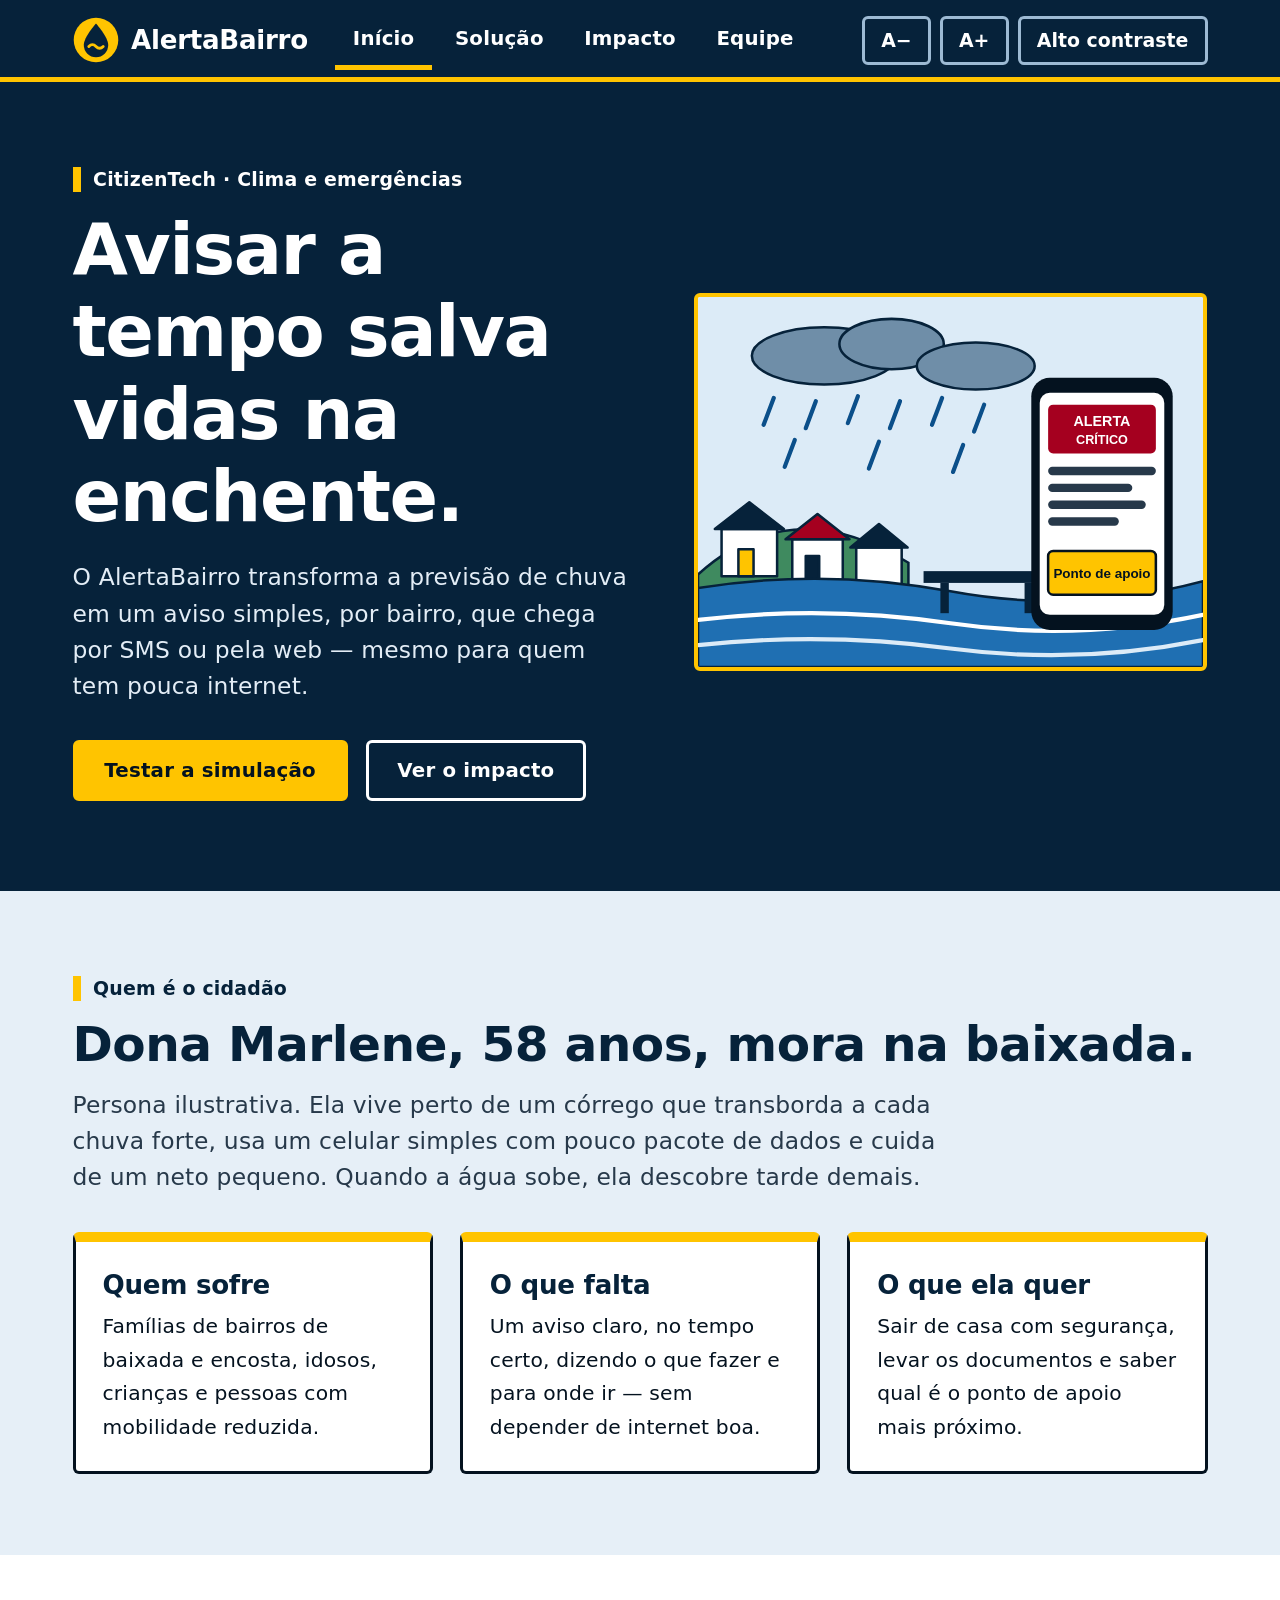
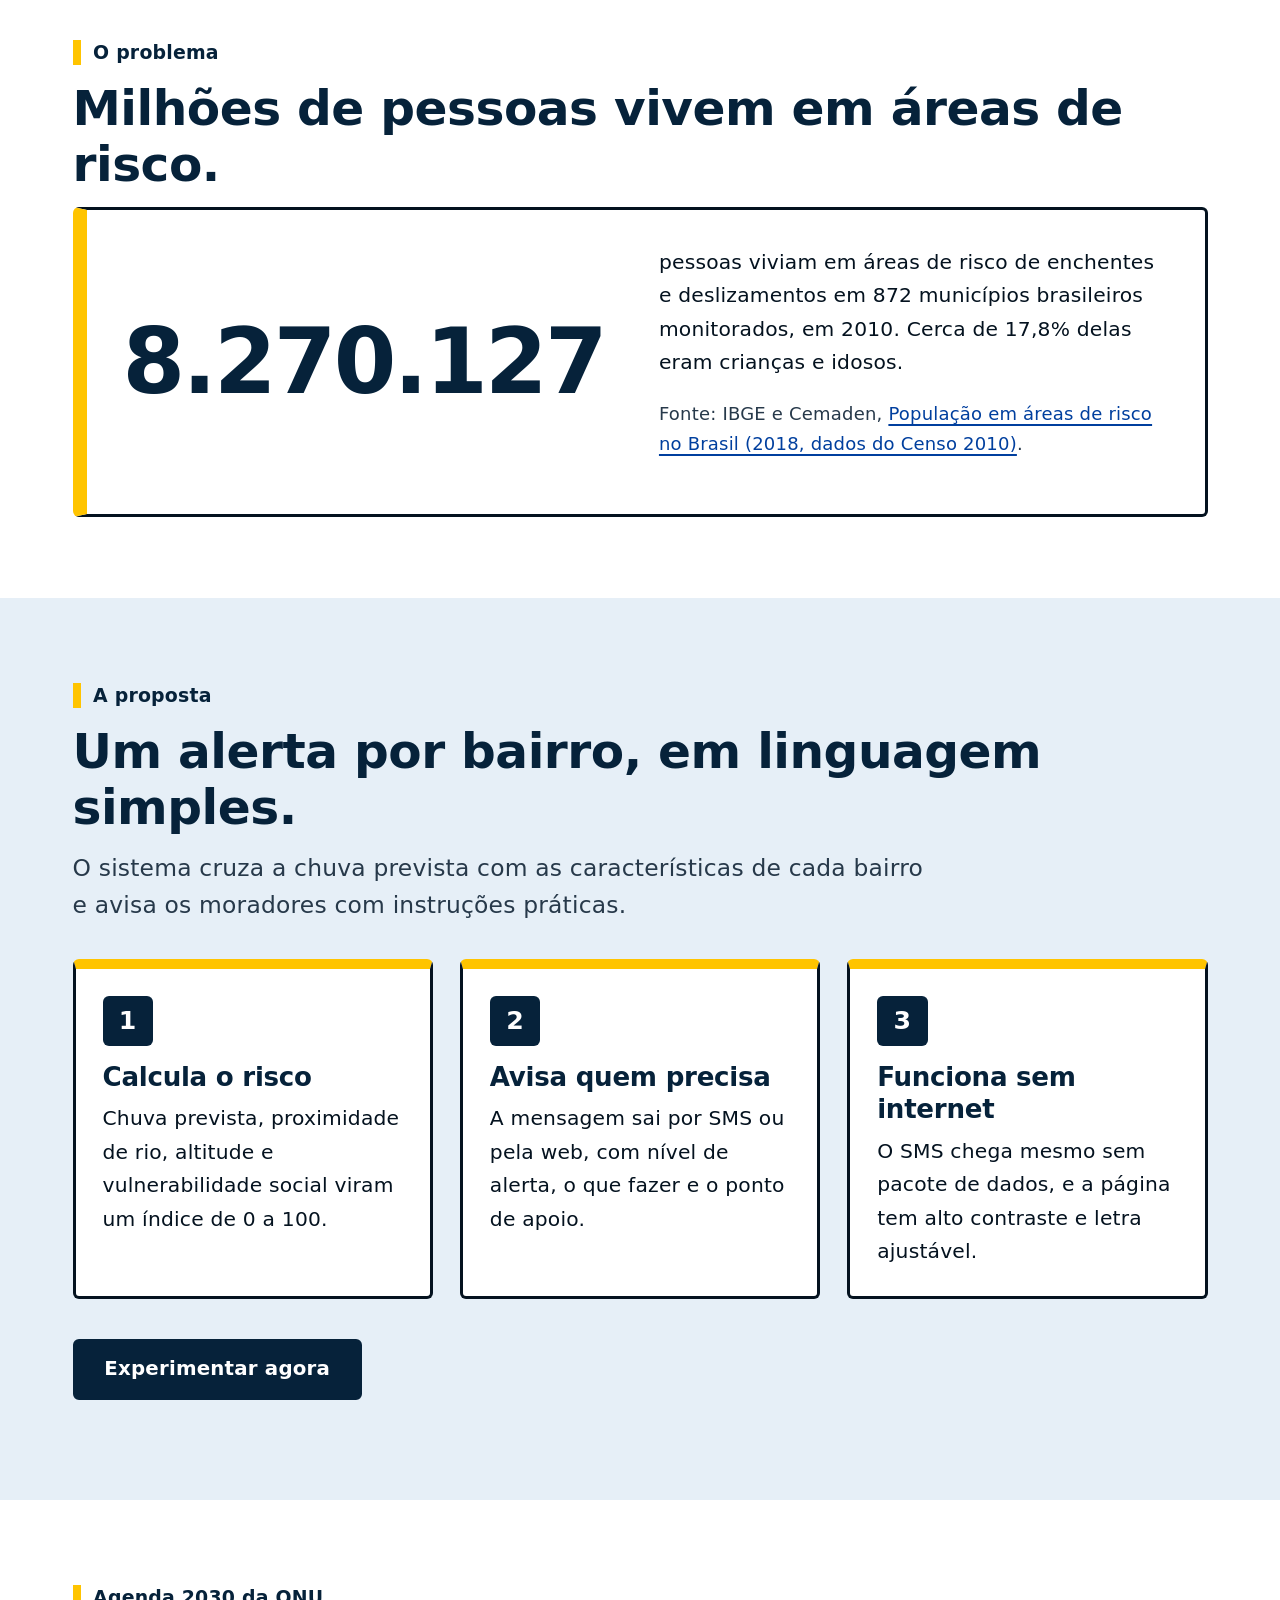
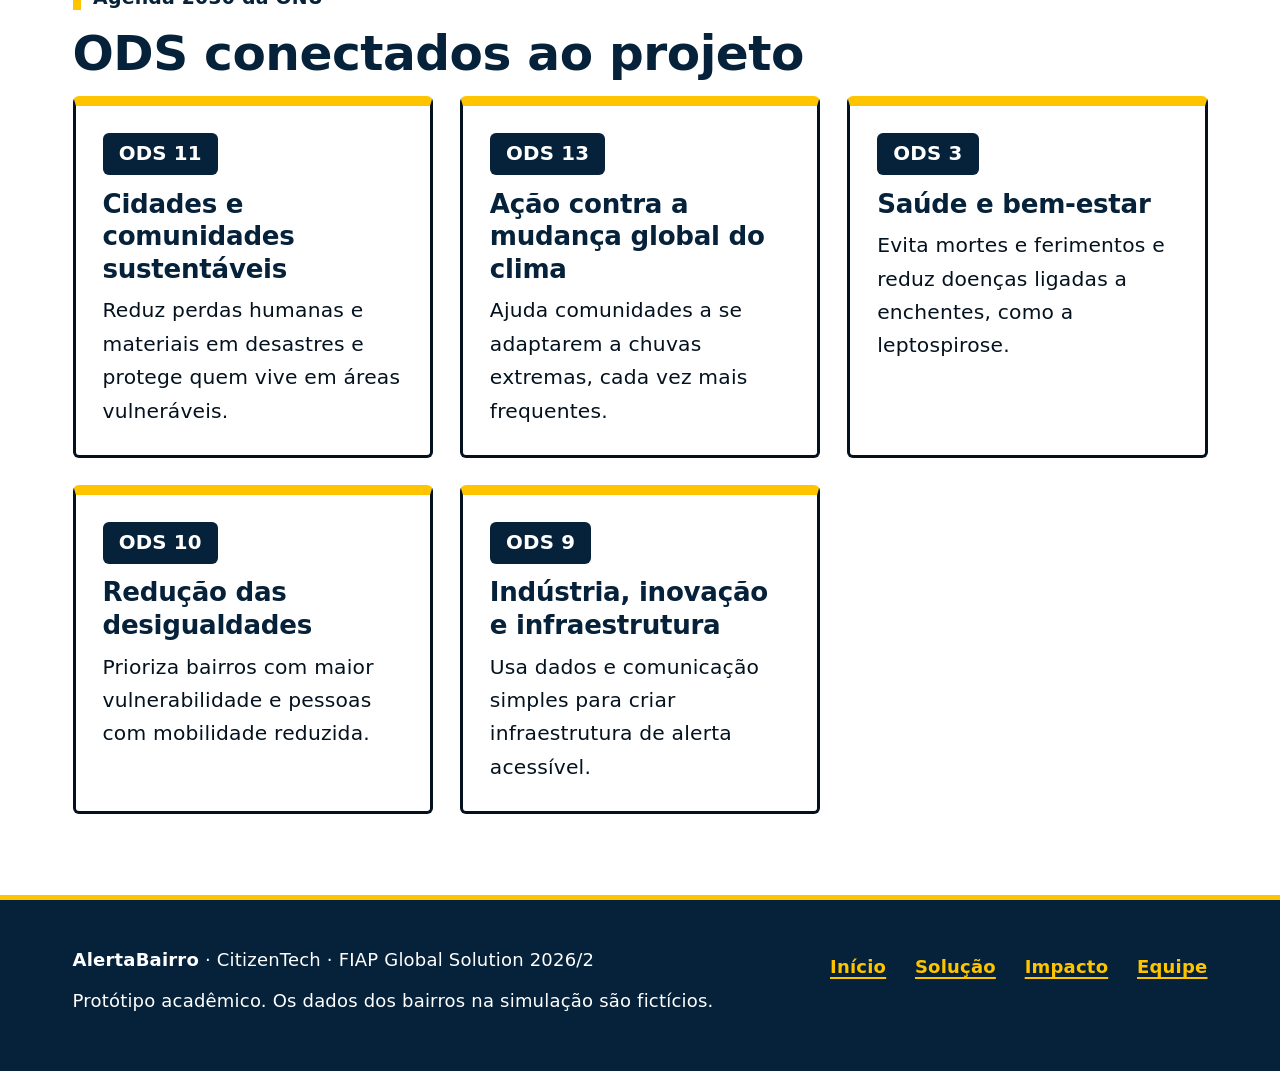
<file: AlertaBairro/index.html>
<!DOCTYPE html>
<html lang="pt-BR">
<head>
  <meta charset="UTF-8">
  <meta name="viewport" content="width=device-width, initial-scale=1">
  <meta name="description" content="AlertaBairro: alertas de enchente por SMS e web, pensados para quem mora em áreas de risco.">
  <title>AlertaBairro · Início</title>
  <meta name="theme-color" content="#06223a">
  <link rel="icon" href="img/logo.svg" type="image/svg+xml">
  <link rel="stylesheet" href="css/style.css">
</head>
<body>
  <a class="pular" href="#conteudo">Pular para o conteúdo</a>

  <header class="topo">
    <div class="container topo-interno">
      <a class="marca" href="index.html">
        <img src="img/logo.svg" alt="Logotipo do AlertaBairro" width="36" height="36">
        <span>AlertaBairro</span>
      </a>
      <button class="menu-toggle" type="button" aria-expanded="false" aria-controls="menu-principal">Menu</button>
      <nav class="menu" id="menu-principal" aria-label="Principal">
        <ul>
          <li><a href="index.html" aria-current="page">Início</a></li>
          <li><a href="solucao.html">Solução</a></li>
          <li><a href="impacto.html">Impacto</a></li>
          <li><a href="equipe.html">Equipe</a></li>
        </ul>
      </nav>
      <div class="acessibilidade" role="group" aria-label="Opções de acessibilidade">
        <button type="button" id="fonte-menos" aria-label="Diminuir o tamanho da letra">A−</button>
        <button type="button" id="fonte-mais" aria-label="Aumentar o tamanho da letra">A+</button>
        <button type="button" id="alto-contraste" aria-pressed="false">Alto contraste</button>
      </div>
    </div>
  </header>

  <main id="conteudo">
    <section class="hero" aria-labelledby="titulo-hero">
      <div class="container hero-grade">
        <div>
          <span class="selo-secao">CitizenTech · Clima e emergências</span>
          <h1 id="titulo-hero">Avisar a tempo salva vidas na enchente.</h1>
          <p class="lead">O AlertaBairro transforma a previsão de chuva em um aviso simples, por bairro, que chega por SMS ou pela web — mesmo para quem tem pouca internet.</p>
          <div class="botoes">
            <a class="btn" href="solucao.html">Testar a simulação</a>
            <a class="btn btn-sec" href="impacto.html">Ver o impacto</a>
          </div>
        </div>
        <img class="ilustracao" src="img/hero.svg" alt="Ilustração de um bairro com chuva forte e rio cheio. Ao lado, um celular exibe um alerta vermelho com a indicação de ponto de apoio." width="600" height="440">
      </div>
    </section>

    <section class="secao secao-alt" aria-labelledby="titulo-cidadao">
      <div class="container">
        <span class="selo-secao">Quem é o cidadão</span>
        <h2 id="titulo-cidadao">Dona Marlene, 58 anos, mora na baixada.</h2>
        <p class="lead">Persona ilustrativa. Ela vive perto de um córrego que transborda a cada chuva forte, usa um celular simples com pouco pacote de dados e cuida de um neto pequeno. Quando a água sobe, ela descobre tarde demais.</p>
        <div class="grade">
          <article class="cartao">
            <h3>Quem sofre</h3>
            <p>Famílias de bairros de baixada e encosta, idosos, crianças e pessoas com mobilidade reduzida.</p>
          </article>
          <article class="cartao">
            <h3>O que falta</h3>
            <p>Um aviso claro, no tempo certo, dizendo o que fazer e para onde ir — sem depender de internet boa.</p>
          </article>
          <article class="cartao">
            <h3>O que ela quer</h3>
            <p>Sair de casa com segurança, levar os documentos e saber qual é o ponto de apoio mais próximo.</p>
          </article>
        </div>
      </div>
    </section>

    <section class="secao" aria-labelledby="titulo-problema">
      <div class="container">
        <span class="selo-secao">O problema</span>
        <h2 id="titulo-problema">Milhões de pessoas vivem em áreas de risco.</h2>
        <div class="destaque-dado">
          <p class="numero-grande">8.270.127</p>
          <div class="texto">
            <p>pessoas viviam em áreas de risco de enchentes e deslizamentos em 872 municípios brasileiros monitorados, em 2010. Cerca de 17,8% delas eram crianças e idosos.</p>
            <p class="fonte">Fonte: IBGE e Cemaden, <a href="https://agenciadenoticias.ibge.gov.br/agencia-sala-de-imprensa/21565-em-2010-brasil-tinha-8-3-milhoes-de-pessoas-morando-em-areas-com-risco-de-desastres-naturais.html" target="_blank" rel="noopener noreferrer">População em áreas de risco no Brasil (2018, dados do Censo 2010)</a>.</p>
          </div>
        </div>
      </div>
    </section>

    <section class="secao secao-alt" aria-labelledby="titulo-proposta">
      <div class="container">
        <span class="selo-secao">A proposta</span>
        <h2 id="titulo-proposta">Um alerta por bairro, em linguagem simples.</h2>
        <p class="lead">O sistema cruza a chuva prevista com as características de cada bairro e avisa os moradores com instruções práticas.</p>
        <div class="grade">
          <article class="cartao">
            <span class="numero-passo" aria-hidden="true">1</span>
            <h3>Calcula o risco</h3>
            <p>Chuva prevista, proximidade de rio, altitude e vulnerabilidade social viram um índice de 0 a 100.</p>
          </article>
          <article class="cartao">
            <span class="numero-passo" aria-hidden="true">2</span>
            <h3>Avisa quem precisa</h3>
            <p>A mensagem sai por SMS ou pela web, com nível de alerta, o que fazer e o ponto de apoio.</p>
          </article>
          <article class="cartao">
            <span class="numero-passo" aria-hidden="true">3</span>
            <h3>Funciona sem internet</h3>
            <p>O SMS chega mesmo sem pacote de dados, e a página tem alto contraste e letra ajustável.</p>
          </article>
        </div>
        <p><a class="btn" href="solucao.html">Experimentar agora</a></p>
      </div>
    </section>

    <section class="secao" aria-labelledby="titulo-ods">
      <div class="container">
        <span class="selo-secao">Agenda 2030 da ONU</span>
        <h2 id="titulo-ods">ODS conectados ao projeto</h2>
        <div class="grade">
          <article class="cartao">
            <span class="ods-selo">ODS 11</span>
            <h3>Cidades e comunidades sustentáveis</h3>
            <p>Reduz perdas humanas e materiais em desastres e protege quem vive em áreas vulneráveis.</p>
          </article>
          <article class="cartao">
            <span class="ods-selo">ODS 13</span>
            <h3>Ação contra a mudança global do clima</h3>
            <p>Ajuda comunidades a se adaptarem a chuvas extremas, cada vez mais frequentes.</p>
          </article>
          <article class="cartao">
            <span class="ods-selo">ODS 3</span>
            <h3>Saúde e bem-estar</h3>
            <p>Evita mortes e ferimentos e reduz doenças ligadas a enchentes, como a leptospirose.</p>
          </article>
          <article class="cartao">
            <span class="ods-selo">ODS 10</span>
            <h3>Redução das desigualdades</h3>
            <p>Prioriza bairros com maior vulnerabilidade e pessoas com mobilidade reduzida.</p>
          </article>
          <article class="cartao">
            <span class="ods-selo">ODS 9</span>
            <h3>Indústria, inovação e infraestrutura</h3>
            <p>Usa dados e comunicação simples para criar infraestrutura de alerta acessível.</p>
          </article>
        </div>
      </div>
    </section>
  </main>

  <footer class="rodape">
    <div class="container rodape-grade">
      <div>
        <p><strong>AlertaBairro</strong> · CitizenTech · FIAP Global Solution 2026/2</p>
        <p>Protótipo acadêmico. Os dados dos bairros na simulação são fictícios.</p>
      </div>
      <nav aria-label="Rodapé">
        <ul>
          <li><a href="index.html">Início</a></li>
          <li><a href="solucao.html">Solução</a></li>
          <li><a href="impacto.html">Impacto</a></li>
          <li><a href="equipe.html">Equipe</a></li>
        </ul>
      </nav>
    </div>
  </footer>

  <script src="js/main.js"></script>
</body>
</html>
</file>
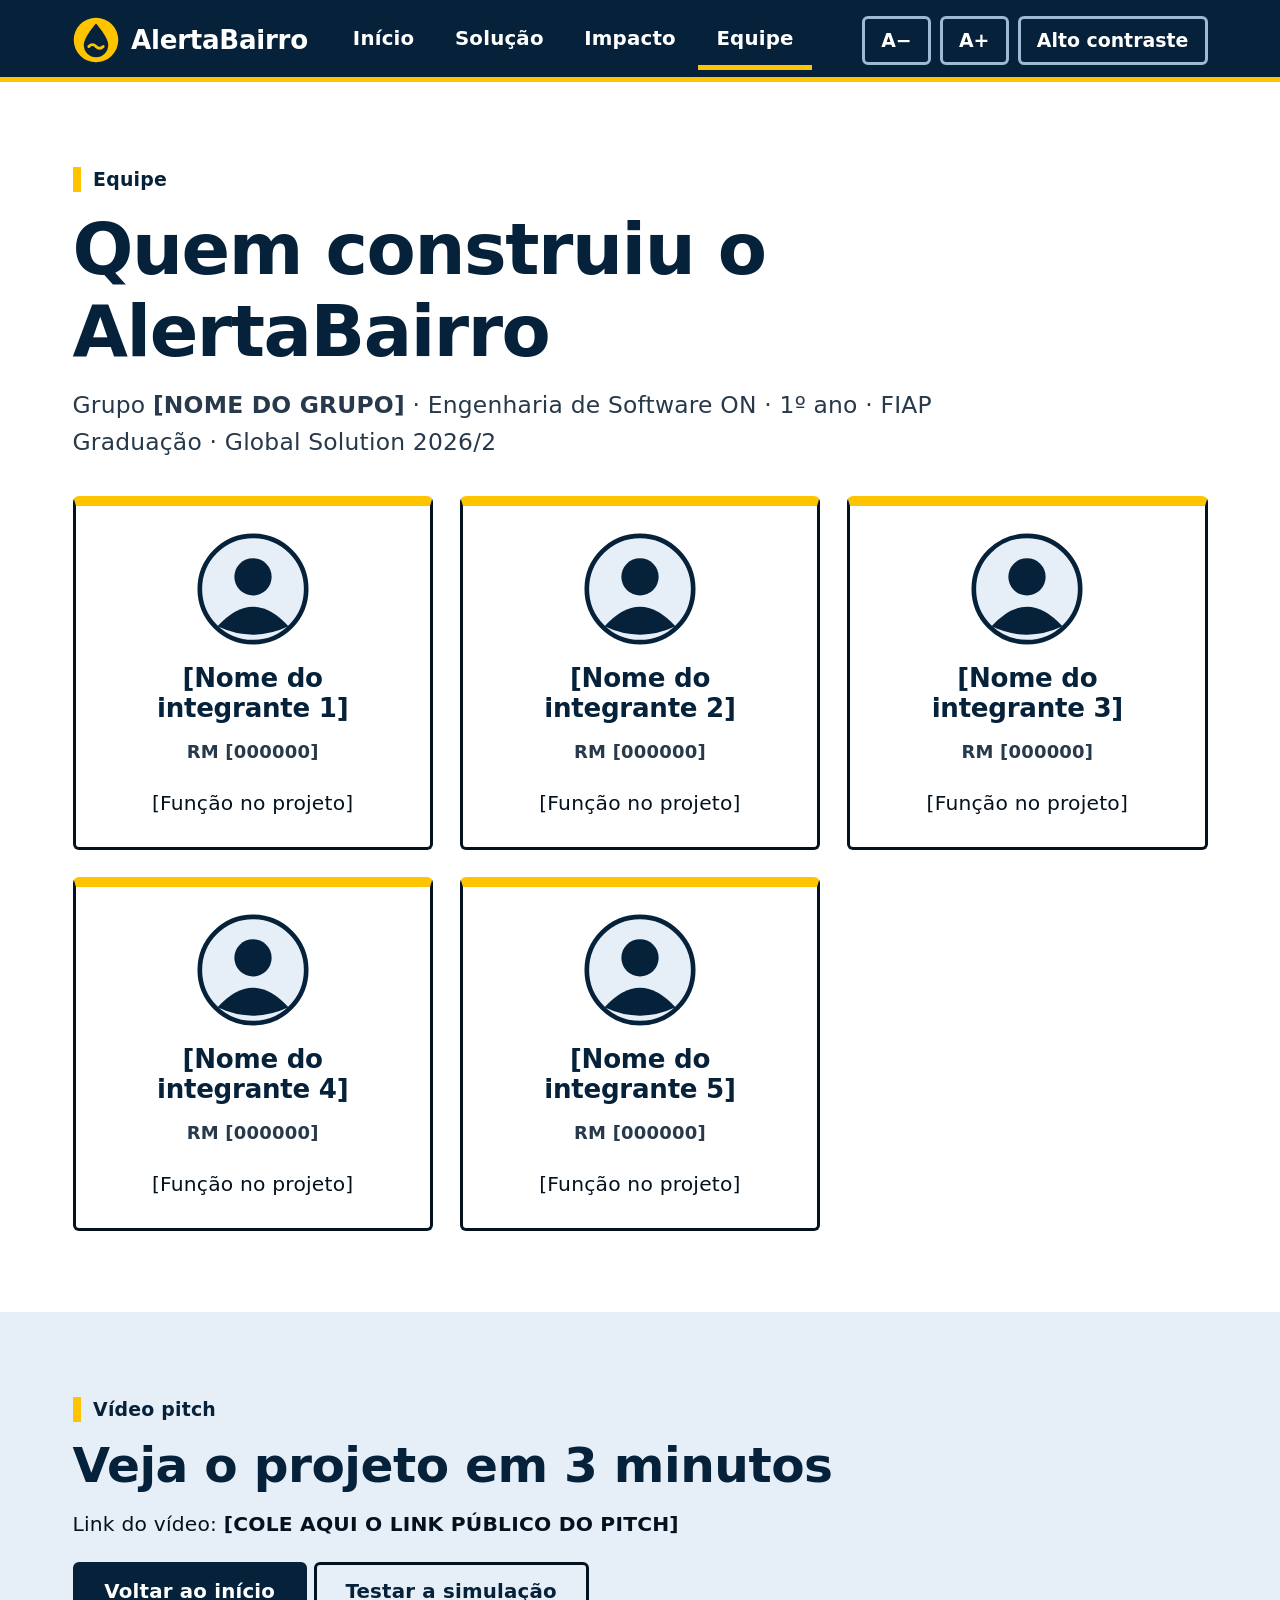
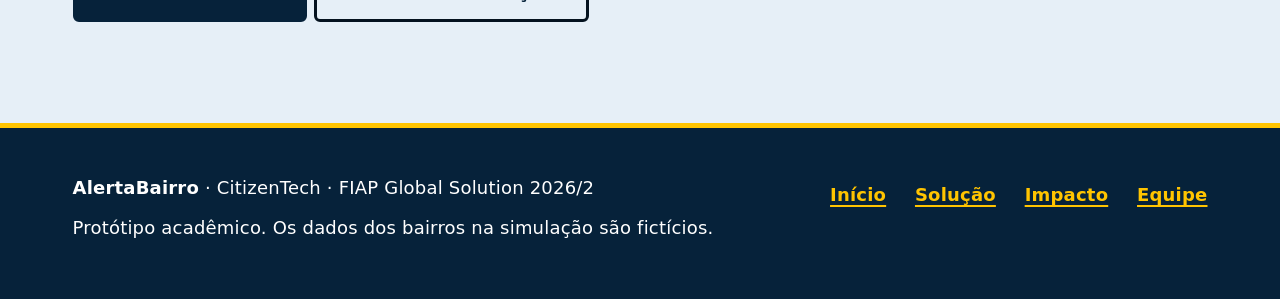
<file: AlertaBairro/equipe.html>
<!DOCTYPE html>
<html lang="pt-BR">
<head>
  <meta charset="UTF-8">
  <meta name="viewport" content="width=device-width, initial-scale=1">
  <meta name="description" content="Equipe responsável pelo AlertaBairro, projeto da Global Solution FIAP 2026/2.">
  <title>AlertaBairro · Equipe</title>
  <meta name="theme-color" content="#06223a">
  <link rel="icon" href="img/logo.svg" type="image/svg+xml">
  <link rel="stylesheet" href="css/style.css">
</head>
<body>
  <a class="pular" href="#conteudo">Pular para o conteúdo</a>

  <header class="topo">
    <div class="container topo-interno">
      <a class="marca" href="index.html">
        <img src="img/logo.svg" alt="Logotipo do AlertaBairro" width="36" height="36">
        <span>AlertaBairro</span>
      </a>
      <button class="menu-toggle" type="button" aria-expanded="false" aria-controls="menu-principal">Menu</button>
      <nav class="menu" id="menu-principal" aria-label="Principal">
        <ul>
          <li><a href="index.html">Início</a></li>
          <li><a href="solucao.html">Solução</a></li>
          <li><a href="impacto.html">Impacto</a></li>
          <li><a href="equipe.html" aria-current="page">Equipe</a></li>
        </ul>
      </nav>
      <div class="acessibilidade" role="group" aria-label="Opções de acessibilidade">
        <button type="button" id="fonte-menos" aria-label="Diminuir o tamanho da letra">A−</button>
        <button type="button" id="fonte-mais" aria-label="Aumentar o tamanho da letra">A+</button>
        <button type="button" id="alto-contraste" aria-pressed="false">Alto contraste</button>
      </div>
    </div>
  </header>

  <main id="conteudo">
    <section class="secao" aria-labelledby="titulo-equipe">
      <div class="container">
        <span class="selo-secao">Equipe</span>
        <h1 id="titulo-equipe">Quem construiu o AlertaBairro</h1>
        <p class="lead">Grupo <strong>[NOME DO GRUPO]</strong> · Engenharia de Software ON · 1º ano · FIAP Graduação · Global Solution 2026/2</p>

        <div class="grade">
          <article class="cartao cartao-membro">
            <img src="img/avatar.svg" alt="Avatar do integrante 1" width="96" height="96">
            <h2>[Nome do integrante 1]</h2>
            <p class="rm">RM [000000]</p>
            <p>[Função no projeto]</p>
          </article>
          <article class="cartao cartao-membro">
            <img src="img/avatar.svg" alt="Avatar do integrante 2" width="96" height="96">
            <h2>[Nome do integrante 2]</h2>
            <p class="rm">RM [000000]</p>
            <p>[Função no projeto]</p>
          </article>
          <article class="cartao cartao-membro">
            <img src="img/avatar.svg" alt="Avatar do integrante 3" width="96" height="96">
            <h2>[Nome do integrante 3]</h2>
            <p class="rm">RM [000000]</p>
            <p>[Função no projeto]</p>
          </article>
          <article class="cartao cartao-membro">
            <img src="img/avatar.svg" alt="Avatar do integrante 4" width="96" height="96">
            <h2>[Nome do integrante 4]</h2>
            <p class="rm">RM [000000]</p>
            <p>[Função no projeto]</p>
          </article>
          <article class="cartao cartao-membro">
            <img src="img/avatar.svg" alt="Avatar do integrante 5" width="96" height="96">
            <h2>[Nome do integrante 5]</h2>
            <p class="rm">RM [000000]</p>
            <p>[Função no projeto]</p>
          </article>
        </div>
      </div>
    </section>

    <section class="secao secao-alt" aria-labelledby="titulo-pitch">
      <div class="container">
        <span class="selo-secao">Vídeo pitch</span>
        <h2 id="titulo-pitch">Veja o projeto em 3 minutos</h2>
        <p>Link do vídeo: <strong>[COLE AQUI O LINK PÚBLICO DO PITCH]</strong></p>
        <p>
          <a class="btn" href="index.html">Voltar ao início</a>
          <a class="btn btn-sec" href="solucao.html">Testar a simulação</a>
        </p>
      </div>
    </section>
  </main>

  <footer class="rodape">
    <div class="container rodape-grade">
      <div>
        <p><strong>AlertaBairro</strong> · CitizenTech · FIAP Global Solution 2026/2</p>
        <p>Protótipo acadêmico. Os dados dos bairros na simulação são fictícios.</p>
      </div>
      <nav aria-label="Rodapé">
        <ul>
          <li><a href="index.html">Início</a></li>
          <li><a href="solucao.html">Solução</a></li>
          <li><a href="impacto.html">Impacto</a></li>
          <li><a href="equipe.html">Equipe</a></li>
        </ul>
      </nav>
    </div>
  </footer>

  <script src="js/main.js"></script>
</body>
</html>
</file>
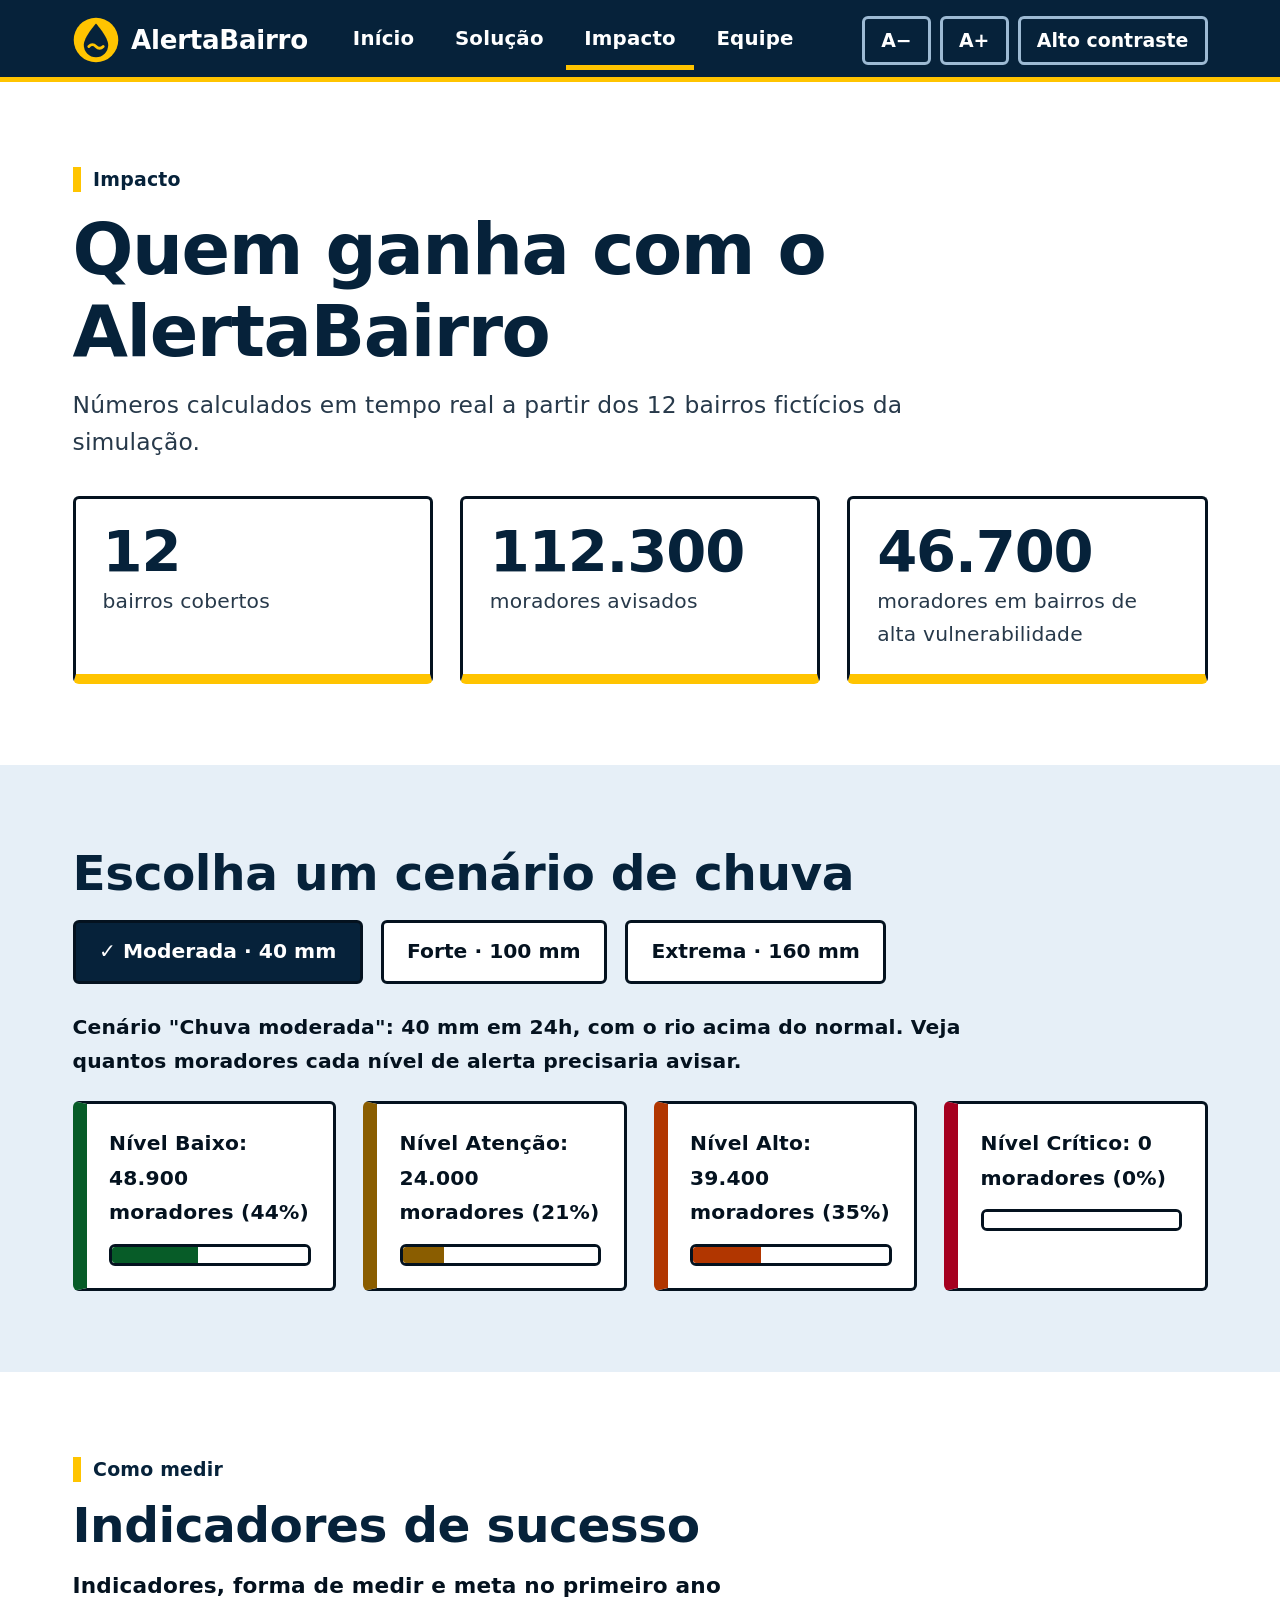
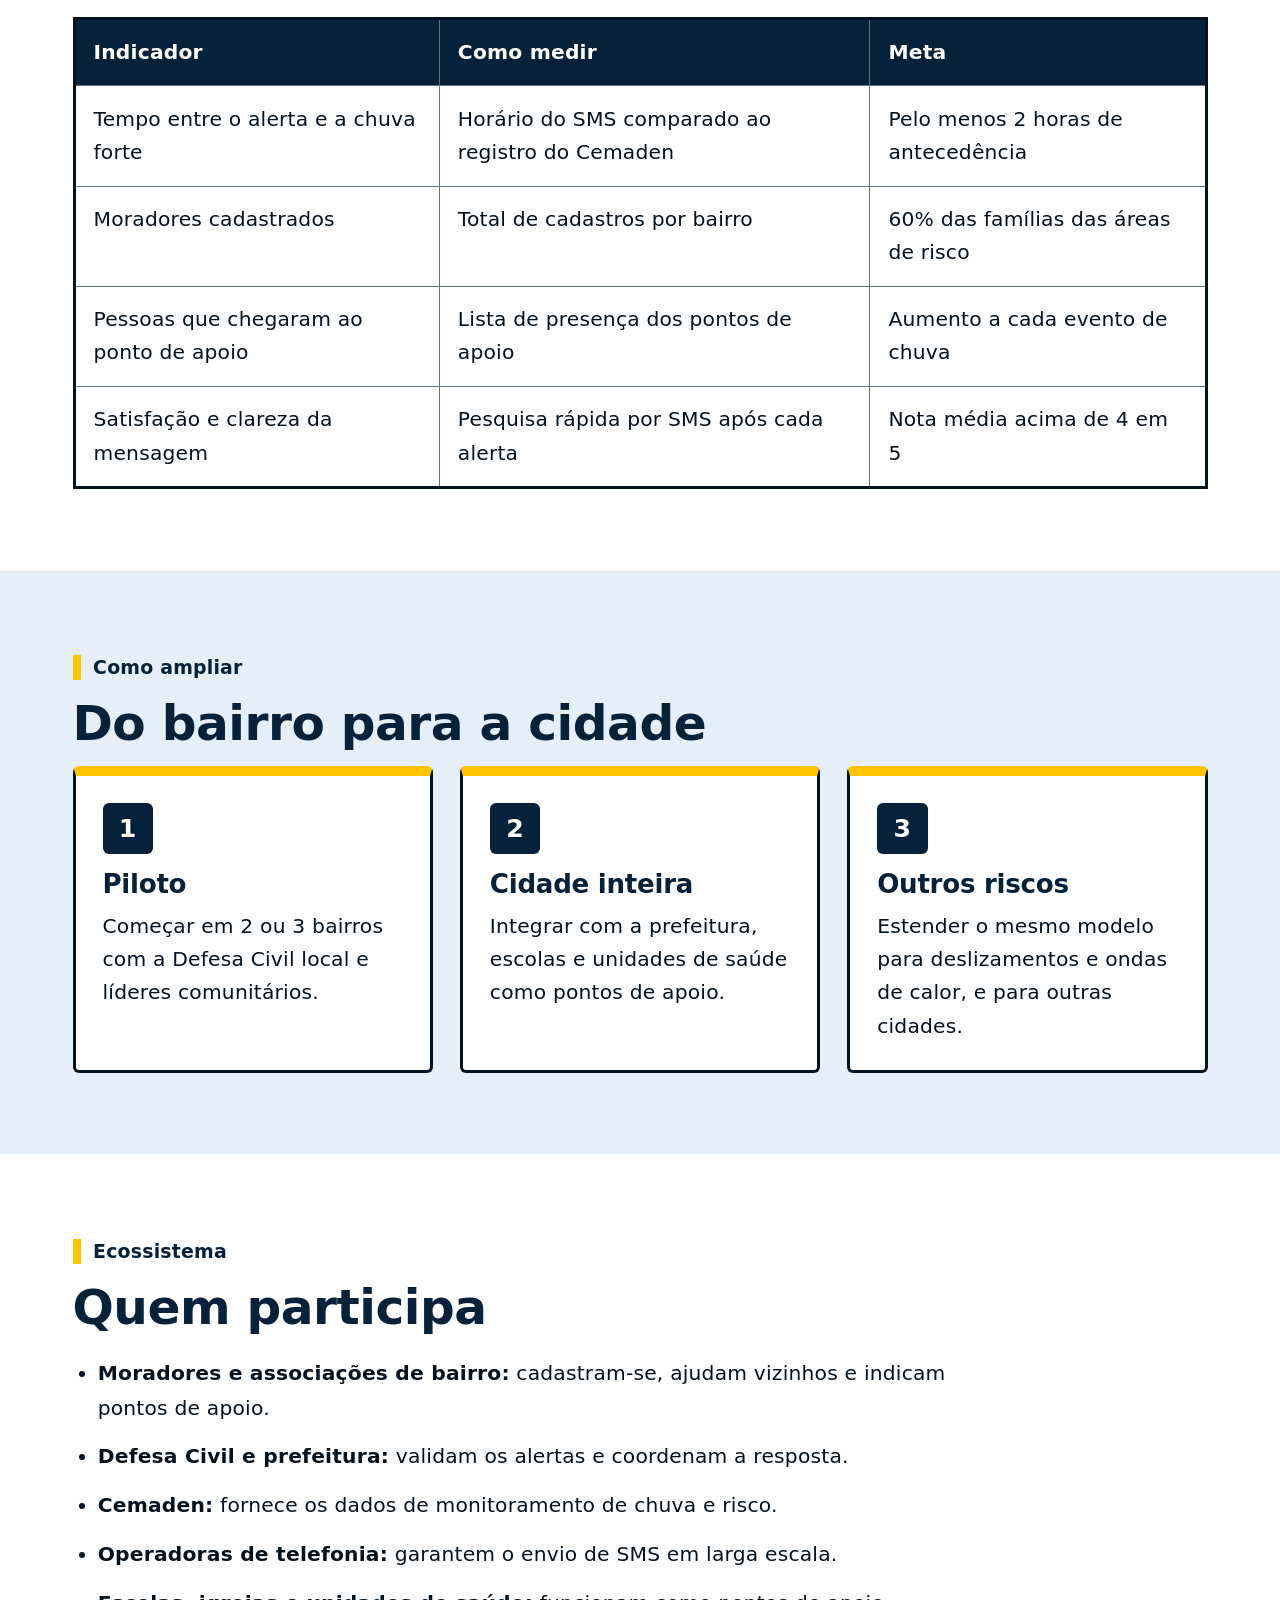
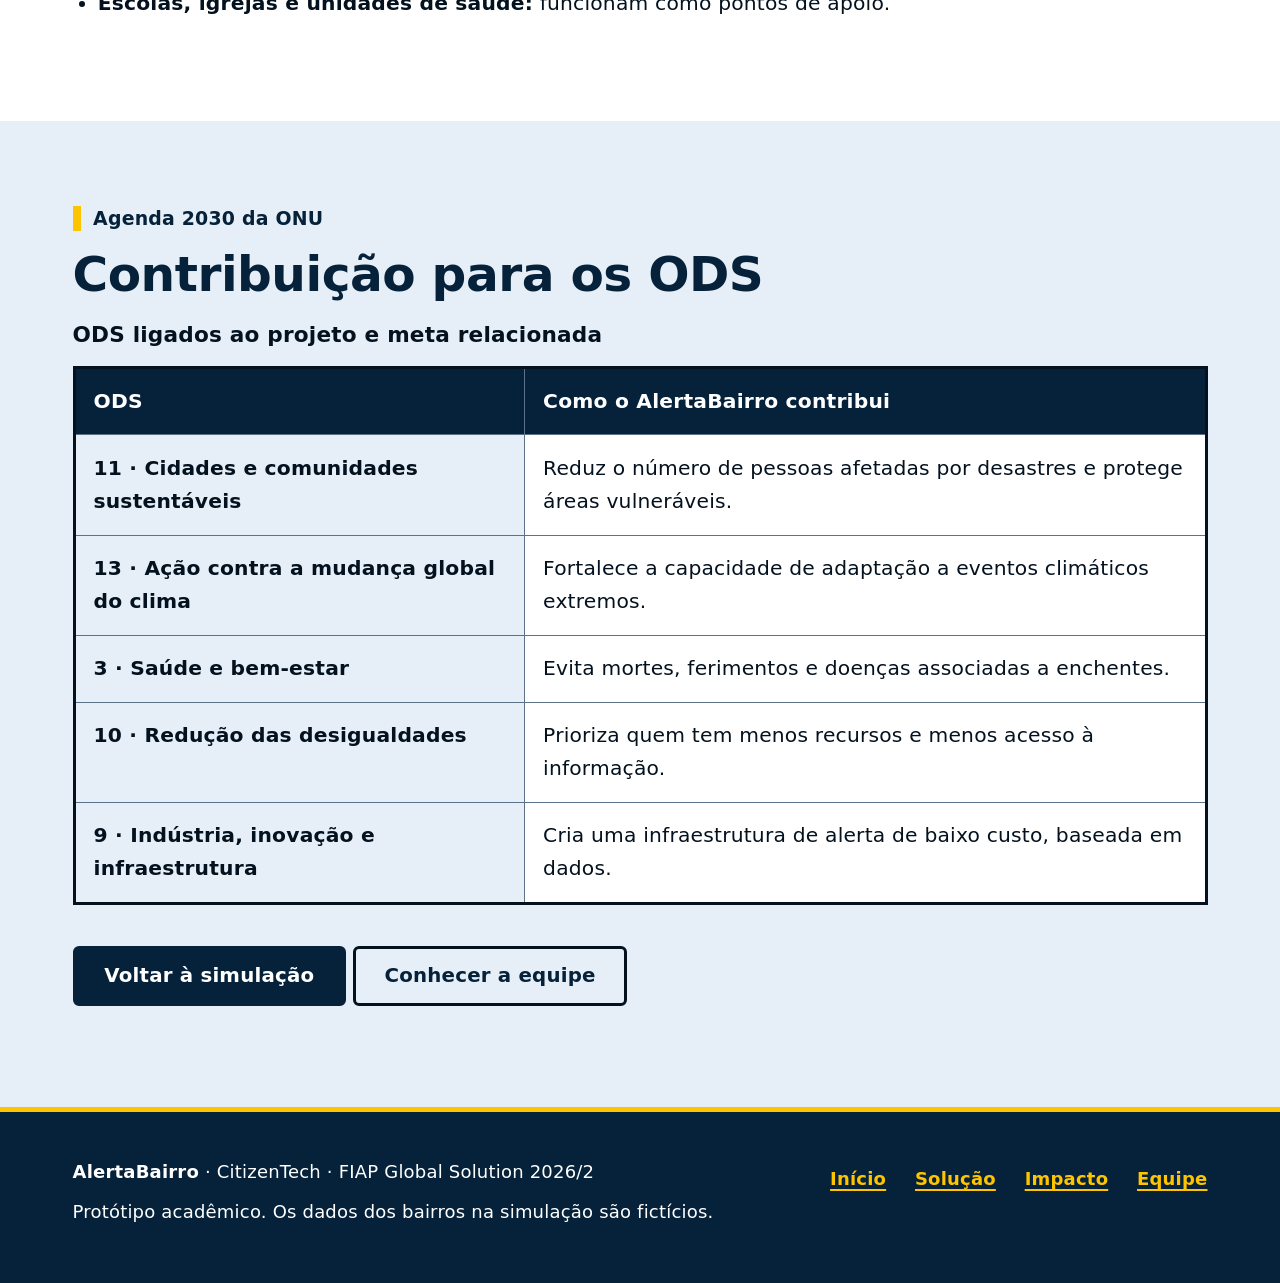
<file: AlertaBairro/impacto.html>
<!DOCTYPE html>
<html lang="pt-BR">
<head>
  <meta charset="UTF-8">
  <meta name="viewport" content="width=device-width, initial-scale=1">
  <meta name="description" content="Impacto estimado do AlertaBairro, como será medido e como pode crescer.">
  <title>AlertaBairro · Impacto</title>
  <meta name="theme-color" content="#06223a">
  <link rel="icon" href="img/logo.svg" type="image/svg+xml">
  <link rel="stylesheet" href="css/style.css">
</head>
<body>
  <a class="pular" href="#conteudo">Pular para o conteúdo</a>

  <header class="topo">
    <div class="container topo-interno">
      <a class="marca" href="index.html">
        <img src="img/logo.svg" alt="Logotipo do AlertaBairro" width="36" height="36">
        <span>AlertaBairro</span>
      </a>
      <button class="menu-toggle" type="button" aria-expanded="false" aria-controls="menu-principal">Menu</button>
      <nav class="menu" id="menu-principal" aria-label="Principal">
        <ul>
          <li><a href="index.html">Início</a></li>
          <li><a href="solucao.html">Solução</a></li>
          <li><a href="impacto.html" aria-current="page">Impacto</a></li>
          <li><a href="equipe.html">Equipe</a></li>
        </ul>
      </nav>
      <div class="acessibilidade" role="group" aria-label="Opções de acessibilidade">
        <button type="button" id="fonte-menos" aria-label="Diminuir o tamanho da letra">A−</button>
        <button type="button" id="fonte-mais" aria-label="Aumentar o tamanho da letra">A+</button>
        <button type="button" id="alto-contraste" aria-pressed="false">Alto contraste</button>
      </div>
    </div>
  </header>

  <main id="conteudo">
    <section class="secao" aria-labelledby="titulo-impacto">
      <div class="container">
        <span class="selo-secao">Impacto</span>
        <h1 id="titulo-impacto">Quem ganha com o AlertaBairro</h1>
        <p class="lead">Números calculados em tempo real a partir dos 12 bairros fictícios da simulação.</p>

        <div class="metricas" aria-label="Números da área de teste">
          <div class="metrica"><span class="valor" id="m-bairros">0</span><span class="rotulo">bairros cobertos</span></div>
          <div class="metrica"><span class="valor" id="m-moradores">0</span><span class="rotulo">moradores avisados</span></div>
          <div class="metrica"><span class="valor" id="m-vulneraveis">0</span><span class="rotulo">moradores em bairros de alta vulnerabilidade</span></div>
        </div>
      </div>
    </section>

    <section class="secao secao-alt" id="cenarios" aria-labelledby="titulo-cenarios">
      <div class="container">
        <h2 id="titulo-cenarios">Escolha um cenário de chuva</h2>
        <div class="seletor-cenario" role="group" aria-label="Cenários de chuva">
          <button type="button" data-chuva="40" data-nome="Chuva moderada" aria-pressed="false">Moderada · 40 mm</button>
          <button type="button" data-chuva="100" data-nome="Chuva forte" aria-pressed="false">Forte · 100 mm</button>
          <button type="button" data-chuva="160" data-nome="Chuva extrema" aria-pressed="false">Extrema · 160 mm</button>
        </div>
        <p id="texto-cenario" role="status" aria-live="polite"></p>
        <ul id="lista-niveis" class="lista-niveis"></ul>
      </div>
    </section>

    <section class="secao" aria-labelledby="titulo-medir">
      <div class="container">
        <span class="selo-secao">Como medir</span>
        <h2 id="titulo-medir">Indicadores de sucesso</h2>
        <div class="tabela-rolagem">
          <table>
            <caption>Indicadores, forma de medir e meta no primeiro ano</caption>
            <thead>
              <tr>
                <th scope="col">Indicador</th>
                <th scope="col">Como medir</th>
                <th scope="col">Meta</th>
              </tr>
            </thead>
            <tbody>
              <tr>
                <td>Tempo entre o alerta e a chuva forte</td>
                <td>Horário do SMS comparado ao registro do Cemaden</td>
                <td>Pelo menos 2 horas de antecedência</td>
              </tr>
              <tr>
                <td>Moradores cadastrados</td>
                <td>Total de cadastros por bairro</td>
                <td>60% das famílias das áreas de risco</td>
              </tr>
              <tr>
                <td>Pessoas que chegaram ao ponto de apoio</td>
                <td>Lista de presença dos pontos de apoio</td>
                <td>Aumento a cada evento de chuva</td>
              </tr>
              <tr>
                <td>Satisfação e clareza da mensagem</td>
                <td>Pesquisa rápida por SMS após cada alerta</td>
                <td>Nota média acima de 4 em 5</td>
              </tr>
            </tbody>
          </table>
        </div>
      </div>
    </section>

    <section class="secao secao-alt" aria-labelledby="titulo-ampliar">
      <div class="container">
        <span class="selo-secao">Como ampliar</span>
        <h2 id="titulo-ampliar">Do bairro para a cidade</h2>
        <div class="grade">
          <article class="cartao">
            <span class="numero-passo" aria-hidden="true">1</span>
            <h3>Piloto</h3>
            <p>Começar em 2 ou 3 bairros com a Defesa Civil local e líderes comunitários.</p>
          </article>
          <article class="cartao">
            <span class="numero-passo" aria-hidden="true">2</span>
            <h3>Cidade inteira</h3>
            <p>Integrar com a prefeitura, escolas e unidades de saúde como pontos de apoio.</p>
          </article>
          <article class="cartao">
            <span class="numero-passo" aria-hidden="true">3</span>
            <h3>Outros riscos</h3>
            <p>Estender o mesmo modelo para deslizamentos e ondas de calor, e para outras cidades.</p>
          </article>
        </div>
      </div>
    </section>

    <section class="secao" aria-labelledby="titulo-ecossistema">
      <div class="container">
        <span class="selo-secao">Ecossistema</span>
        <h2 id="titulo-ecossistema">Quem participa</h2>
        <ul>
          <li><strong>Moradores e associações de bairro:</strong> cadastram-se, ajudam vizinhos e indicam pontos de apoio.</li>
          <li><strong>Defesa Civil e prefeitura:</strong> validam os alertas e coordenam a resposta.</li>
          <li><strong>Cemaden:</strong> fornece os dados de monitoramento de chuva e risco.</li>
          <li><strong>Operadoras de telefonia:</strong> garantem o envio de SMS em larga escala.</li>
          <li><strong>Escolas, igrejas e unidades de saúde:</strong> funcionam como pontos de apoio.</li>
        </ul>
      </div>
    </section>

    <section class="secao secao-alt" aria-labelledby="titulo-ods-impacto">
      <div class="container">
        <span class="selo-secao">Agenda 2030 da ONU</span>
        <h2 id="titulo-ods-impacto">Contribuição para os ODS</h2>
        <div class="tabela-rolagem">
          <table>
            <caption>ODS ligados ao projeto e meta relacionada</caption>
            <thead>
              <tr>
                <th scope="col">ODS</th>
                <th scope="col">Como o AlertaBairro contribui</th>
              </tr>
            </thead>
            <tbody>
              <tr><th scope="row">11 · Cidades e comunidades sustentáveis</th><td>Reduz o número de pessoas afetadas por desastres e protege áreas vulneráveis.</td></tr>
              <tr><th scope="row">13 · Ação contra a mudança global do clima</th><td>Fortalece a capacidade de adaptação a eventos climáticos extremos.</td></tr>
              <tr><th scope="row">3 · Saúde e bem-estar</th><td>Evita mortes, ferimentos e doenças associadas a enchentes.</td></tr>
              <tr><th scope="row">10 · Redução das desigualdades</th><td>Prioriza quem tem menos recursos e menos acesso à informação.</td></tr>
              <tr><th scope="row">9 · Indústria, inovação e infraestrutura</th><td>Cria uma infraestrutura de alerta de baixo custo, baseada em dados.</td></tr>
            </tbody>
          </table>
        </div>
        <p><a class="btn" href="solucao.html">Voltar à simulação</a> <a class="btn btn-sec" href="equipe.html">Conhecer a equipe</a></p>
      </div>
    </section>
  </main>

  <footer class="rodape">
    <div class="container rodape-grade">
      <div>
        <p><strong>AlertaBairro</strong> · CitizenTech · FIAP Global Solution 2026/2</p>
        <p>Protótipo acadêmico. Os dados dos bairros na simulação são fictícios.</p>
      </div>
      <nav aria-label="Rodapé">
        <ul>
          <li><a href="index.html">Início</a></li>
          <li><a href="solucao.html">Solução</a></li>
          <li><a href="impacto.html">Impacto</a></li>
          <li><a href="equipe.html">Equipe</a></li>
        </ul>
      </nav>
    </div>
  </footer>

  <script src="js/dados.js"></script>
  <script src="js/main.js"></script>
  <script src="js/impacto.js"></script>
</body>
</html>
</file>
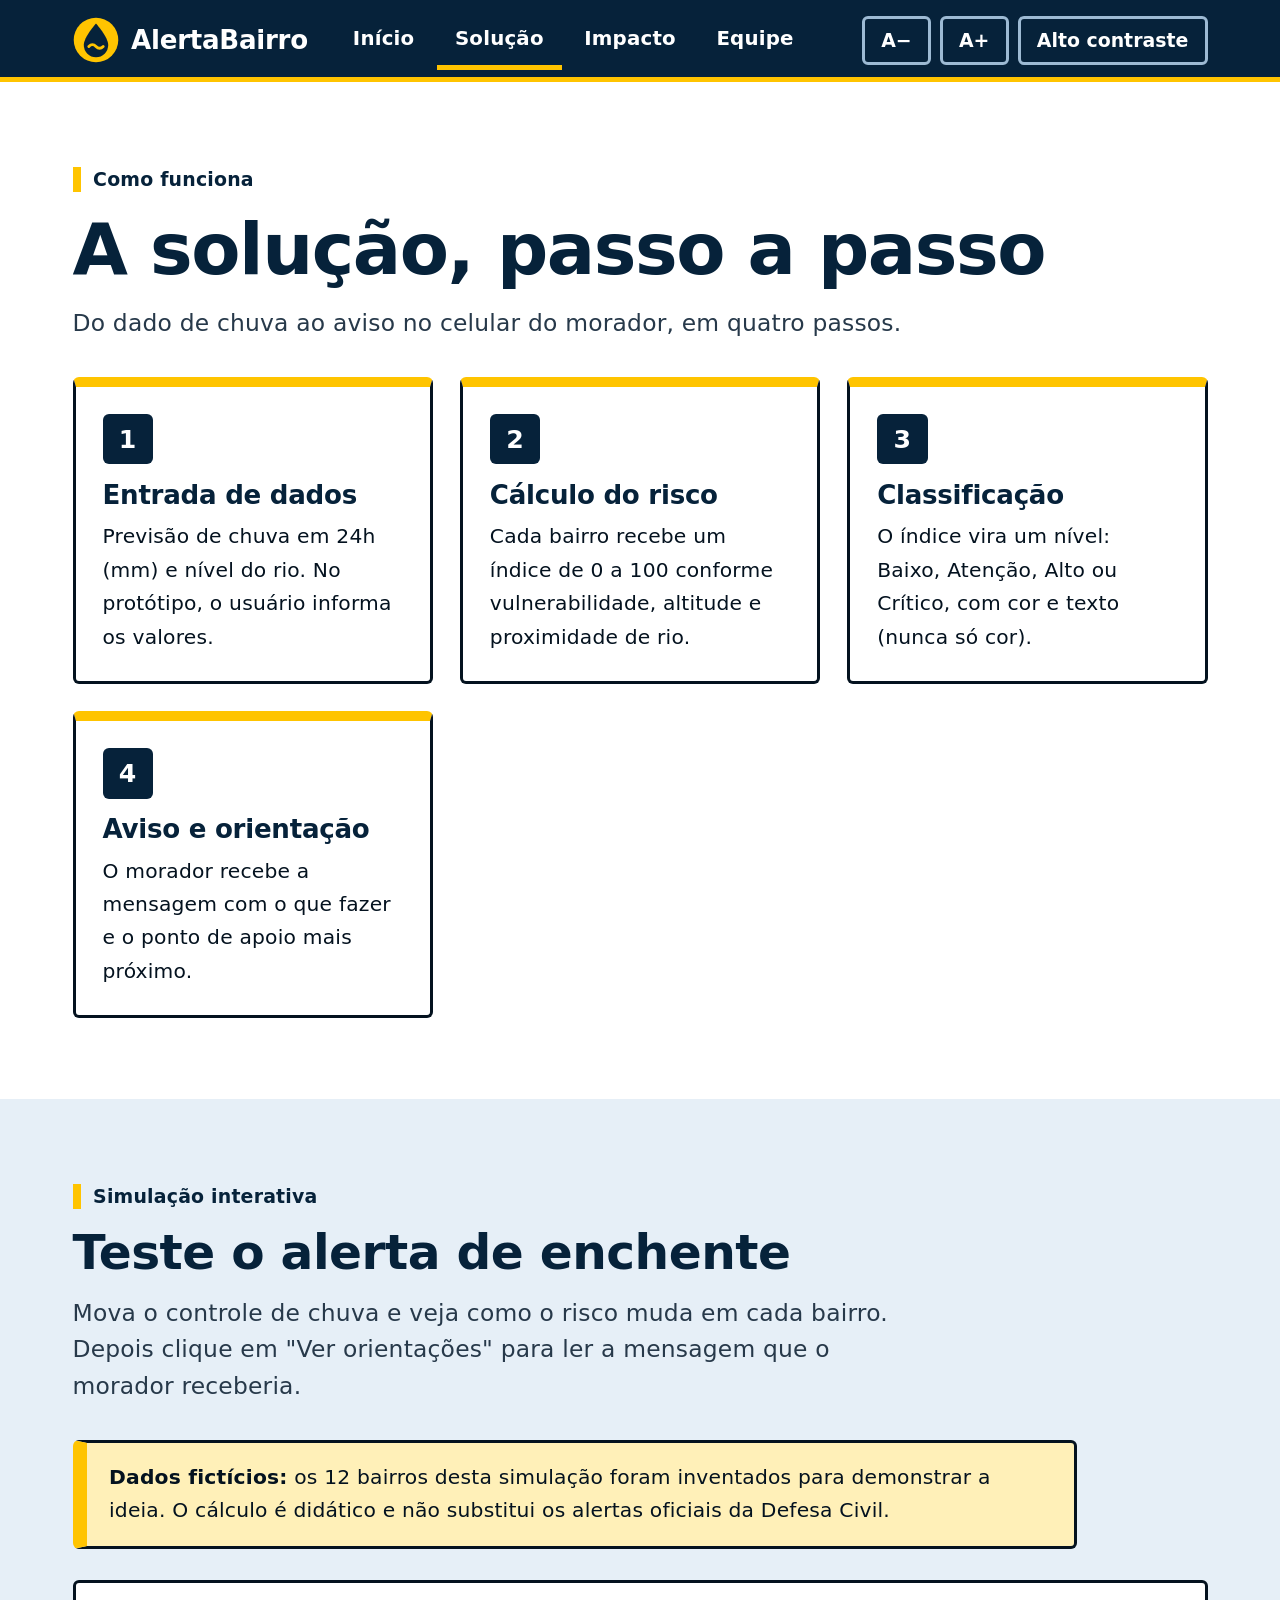
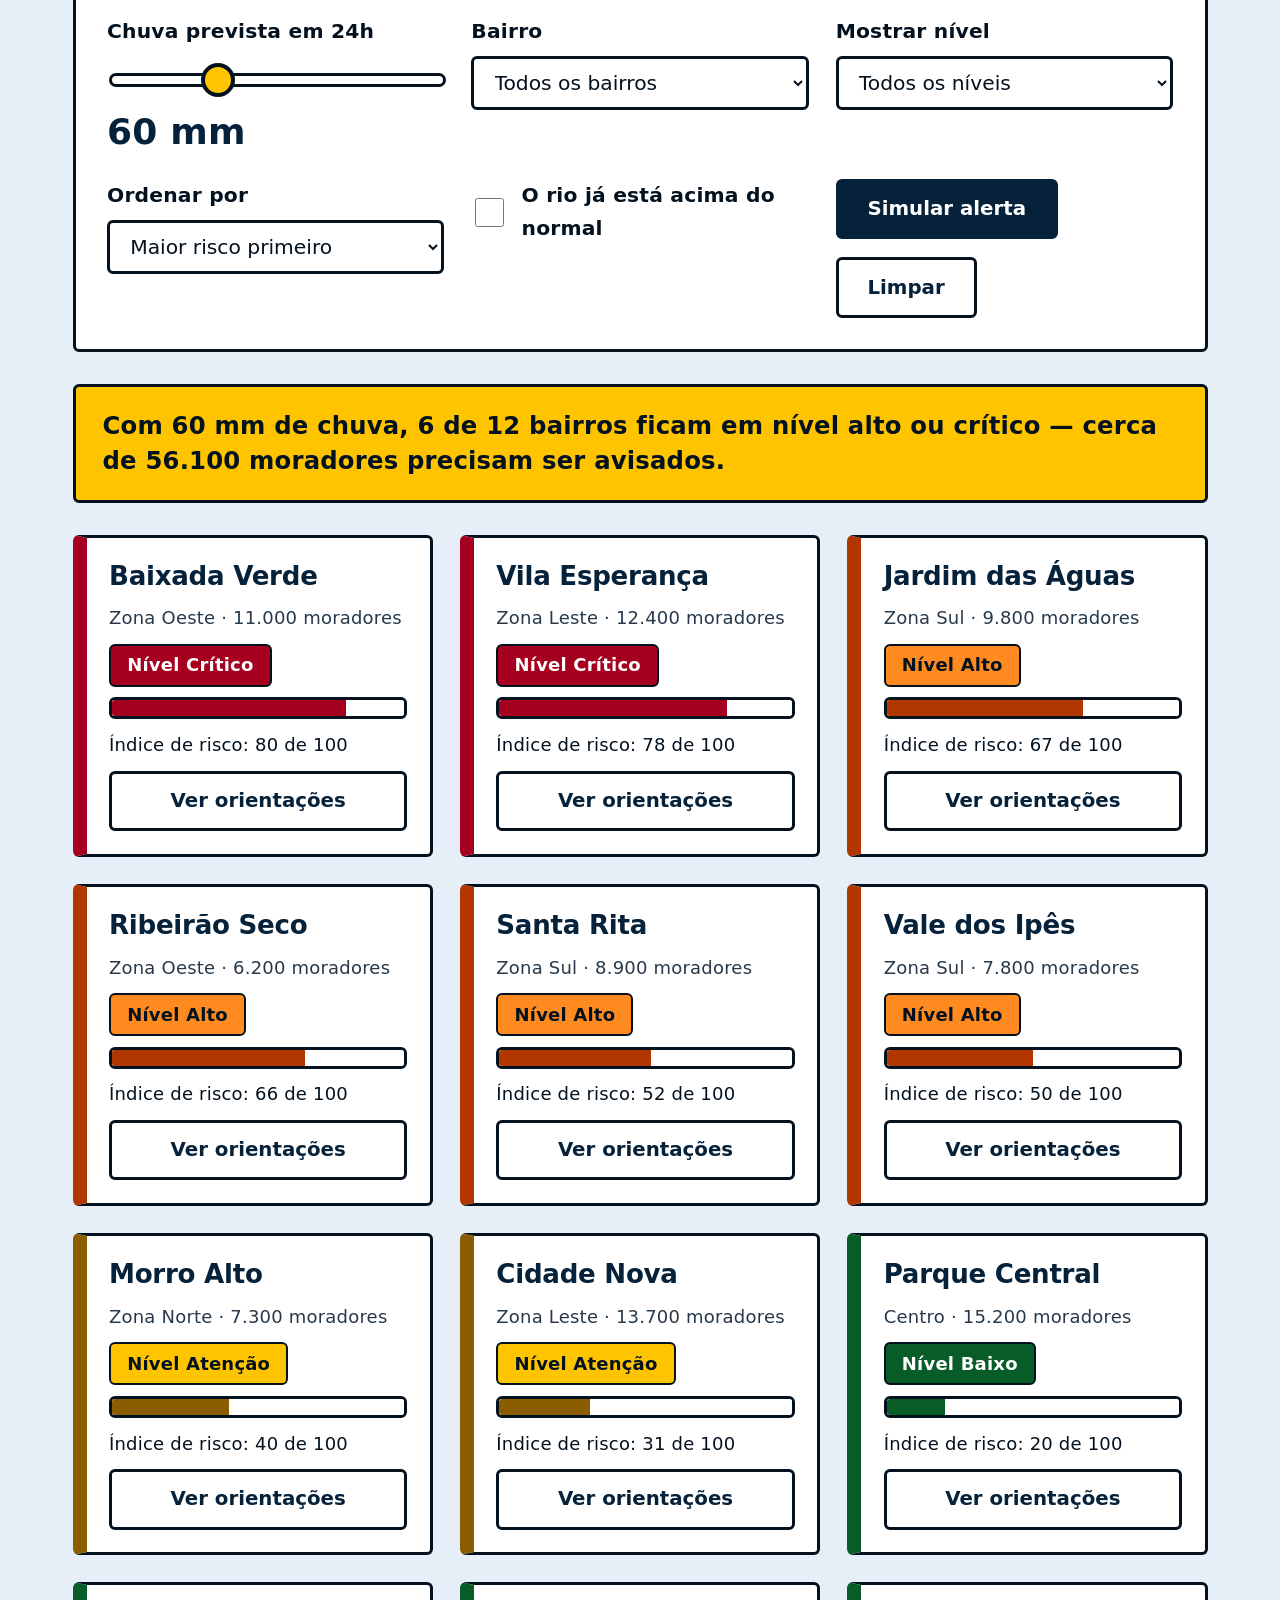
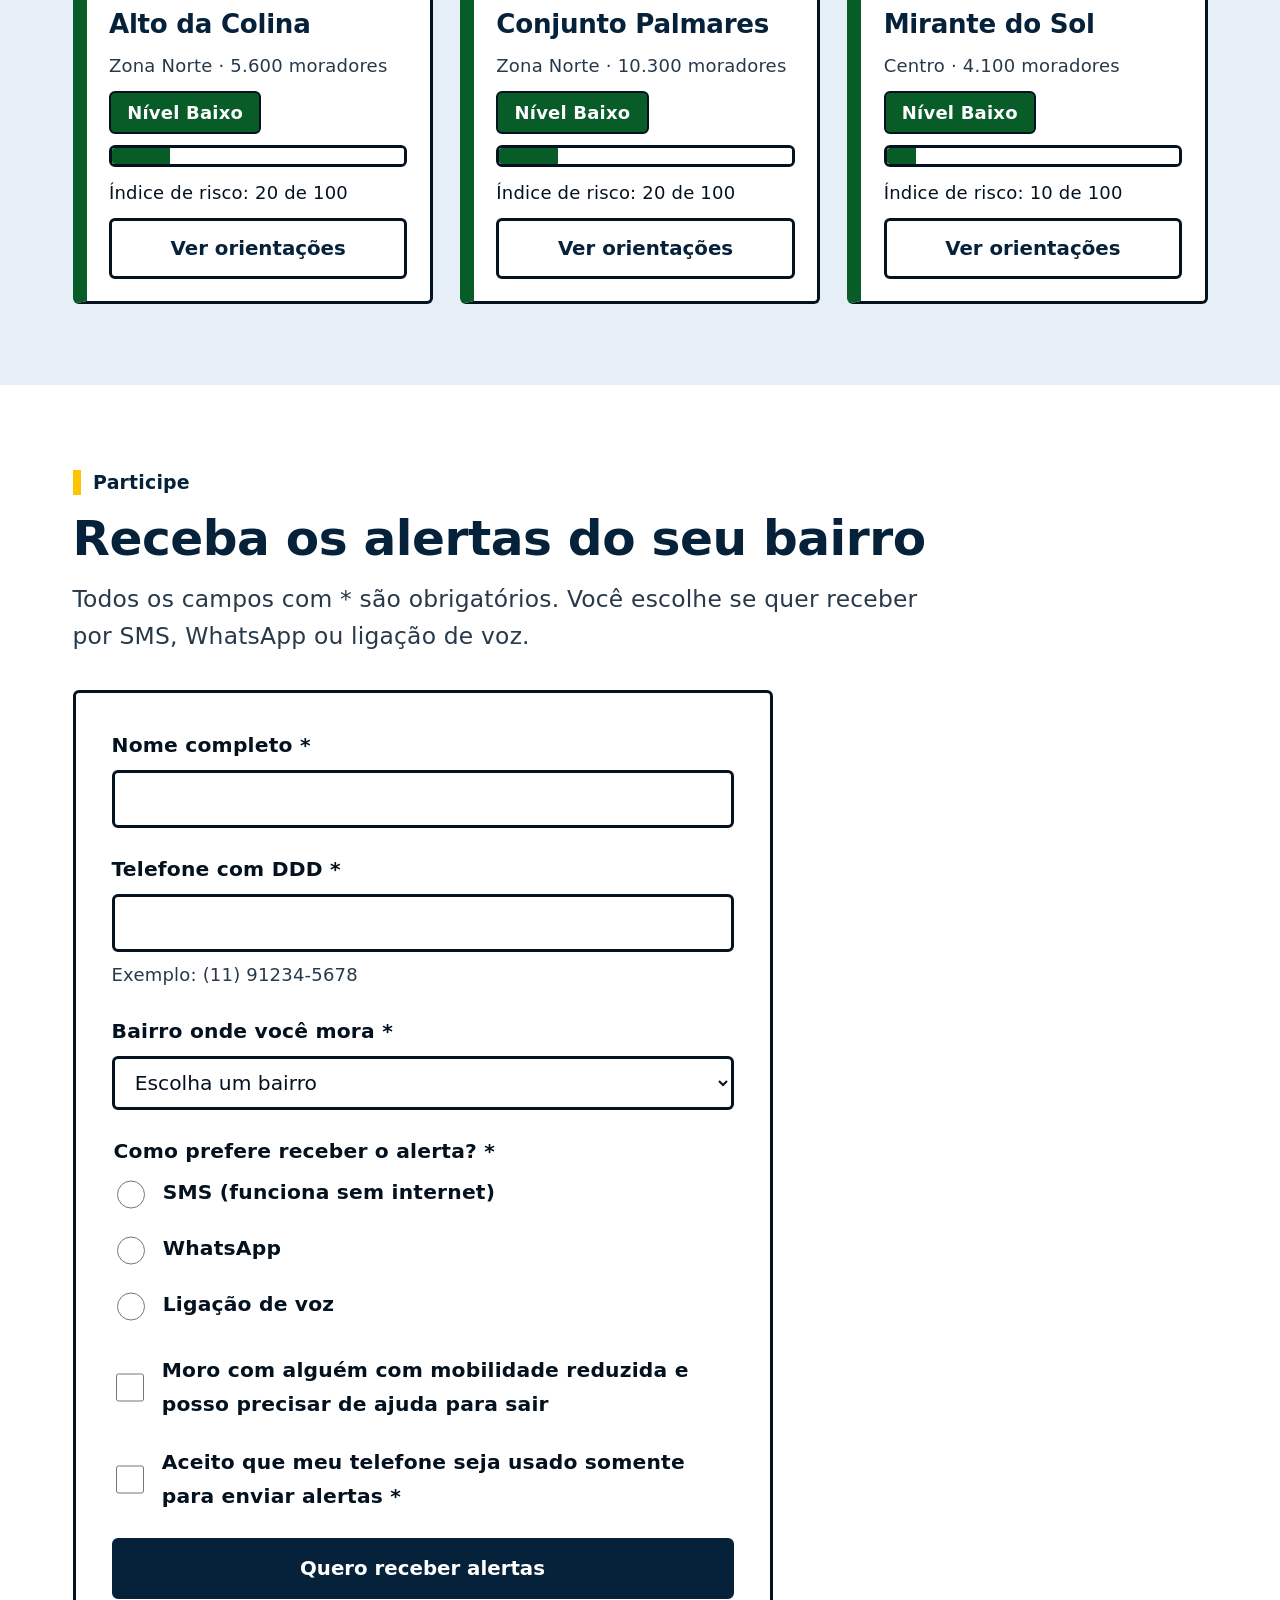
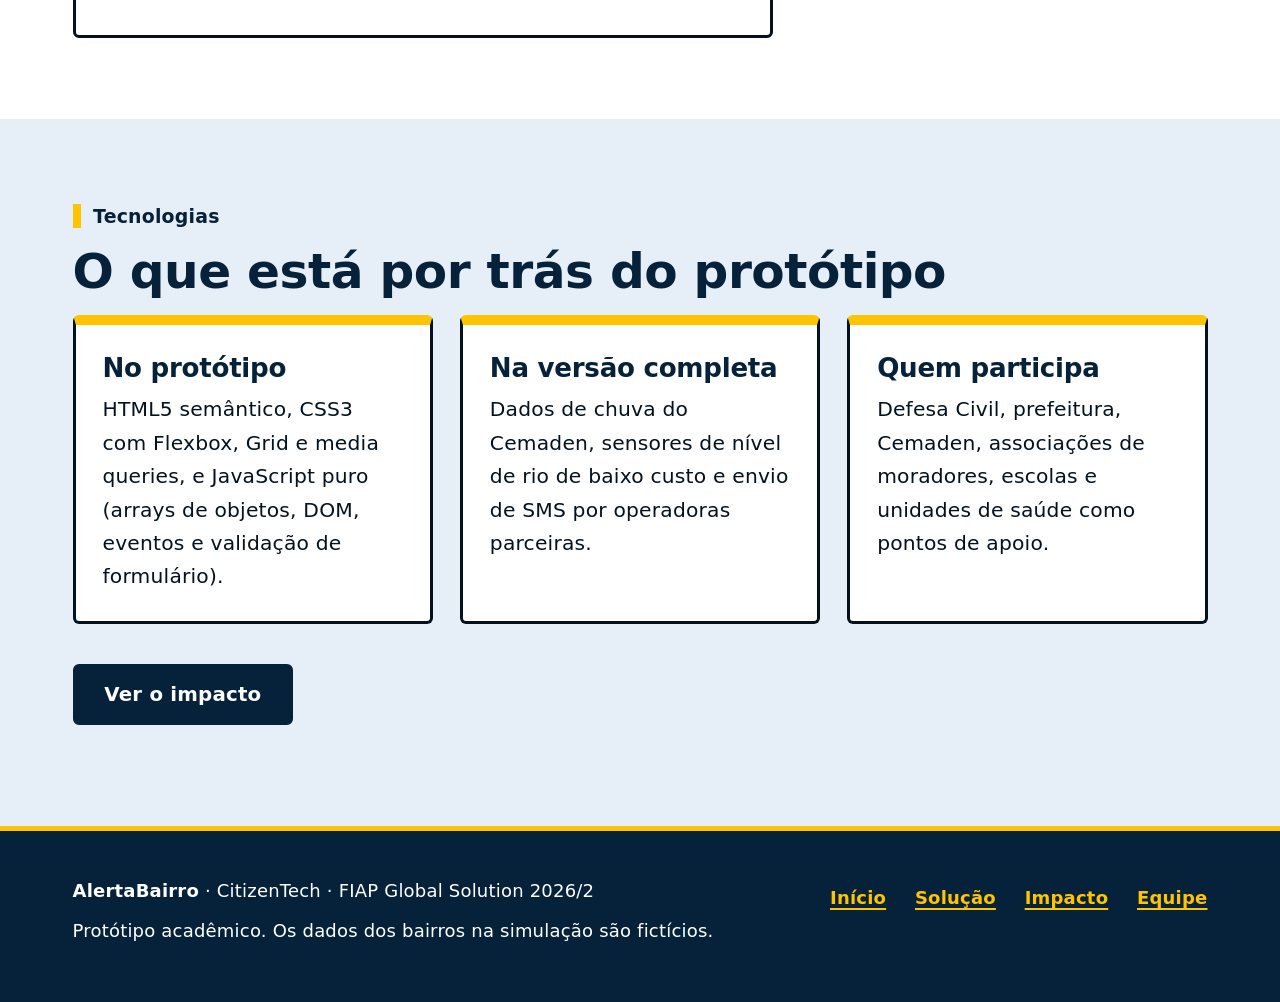
<file: AlertaBairro/solucao.html>
<!DOCTYPE html>
<html lang="pt-BR">
<head>
  <meta charset="UTF-8">
  <meta name="viewport" content="width=device-width, initial-scale=1">
  <meta name="description" content="Simule a chuva e veja o risco de cada bairro. Cadastre-se para receber alertas.">
  <title>AlertaBairro · Solução</title>
  <meta name="theme-color" content="#06223a">
  <link rel="icon" href="img/logo.svg" type="image/svg+xml">
  <link rel="stylesheet" href="css/style.css">
</head>
<body>
  <a class="pular" href="#conteudo">Pular para o conteúdo</a>

  <header class="topo">
    <div class="container topo-interno">
      <a class="marca" href="index.html">
        <img src="img/logo.svg" alt="Logotipo do AlertaBairro" width="36" height="36">
        <span>AlertaBairro</span>
      </a>
      <button class="menu-toggle" type="button" aria-expanded="false" aria-controls="menu-principal">Menu</button>
      <nav class="menu" id="menu-principal" aria-label="Principal">
        <ul>
          <li><a href="index.html">Início</a></li>
          <li><a href="solucao.html" aria-current="page">Solução</a></li>
          <li><a href="impacto.html">Impacto</a></li>
          <li><a href="equipe.html">Equipe</a></li>
        </ul>
      </nav>
      <div class="acessibilidade" role="group" aria-label="Opções de acessibilidade">
        <button type="button" id="fonte-menos" aria-label="Diminuir o tamanho da letra">A−</button>
        <button type="button" id="fonte-mais" aria-label="Aumentar o tamanho da letra">A+</button>
        <button type="button" id="alto-contraste" aria-pressed="false">Alto contraste</button>
      </div>
    </div>
  </header>

  <main id="conteudo">
    <section class="secao" aria-labelledby="titulo-como">
      <div class="container">
        <span class="selo-secao">Como funciona</span>
        <h1 id="titulo-como">A solução, passo a passo</h1>
        <p class="lead">Do dado de chuva ao aviso no celular do morador, em quatro passos.</p>
        <div class="grade grade-4">
          <article class="cartao">
            <span class="numero-passo" aria-hidden="true">1</span>
            <h3>Entrada de dados</h3>
            <p>Previsão de chuva em 24h (mm) e nível do rio. No protótipo, o usuário informa os valores.</p>
          </article>
          <article class="cartao">
            <span class="numero-passo" aria-hidden="true">2</span>
            <h3>Cálculo do risco</h3>
            <p>Cada bairro recebe um índice de 0 a 100 conforme vulnerabilidade, altitude e proximidade de rio.</p>
          </article>
          <article class="cartao">
            <span class="numero-passo" aria-hidden="true">3</span>
            <h3>Classificação</h3>
            <p>O índice vira um nível: Baixo, Atenção, Alto ou Crítico, com cor e texto (nunca só cor).</p>
          </article>
          <article class="cartao">
            <span class="numero-passo" aria-hidden="true">4</span>
            <h3>Aviso e orientação</h3>
            <p>O morador recebe a mensagem com o que fazer e o ponto de apoio mais próximo.</p>
          </article>
        </div>
      </div>
    </section>

    <section class="secao secao-alt" id="simulacao" aria-labelledby="titulo-simulacao">
      <div class="container">
        <span class="selo-secao">Simulação interativa</span>
        <h2 id="titulo-simulacao">Teste o alerta de enchente</h2>
        <p class="lead">Mova o controle de chuva e veja como o risco muda em cada bairro. Depois clique em "Ver orientações" para ler a mensagem que o morador receberia.</p>
        <p class="aviso"><strong>Dados fictícios:</strong> os 12 bairros desta simulação foram inventados para demonstrar a ideia. O cálculo é didático e não substitui os alertas oficiais da Defesa Civil.</p>

        <form id="form-simulacao" class="painel-controle" aria-label="Controles da simulação">
          <div class="campo">
            <label for="chuva">Chuva prevista em 24h</label>
            <input type="range" id="chuva" name="chuva" min="0" max="200" step="5" value="60">
            <span class="saida-valor"><output id="chuva-valor" for="chuva">60 mm</output></span>
          </div>

          <div class="campo">
            <label for="sel-bairro">Bairro</label>
            <select id="sel-bairro" name="bairro">
              <option value="todos">Todos os bairros</option>
            </select>
          </div>

          <div class="campo">
            <label for="filtro-nivel">Mostrar nível</label>
            <select id="filtro-nivel" name="nivel">
              <option value="todos">Todos os níveis</option>
            </select>
          </div>

          <div class="campo">
            <label for="ordem">Ordenar por</label>
            <select id="ordem" name="ordem">
              <option value="risco">Maior risco primeiro</option>
              <option value="nome">Nome (A a Z)</option>
            </select>
          </div>

          <div class="campo">
            <div class="opcao">
              <input type="checkbox" id="rio-alto" name="rio-alto">
              <label for="rio-alto">O rio já está acima do normal</label>
            </div>
          </div>

          <div class="botoes">
            <button type="submit" class="btn">Simular alerta</button>
            <button type="button" class="btn btn-sec" id="btn-limpar">Limpar</button>
          </div>
        </form>

        <p class="resumo" id="resumo" role="status" aria-live="polite">Carregando simulação...</p>

        <div class="lista-bairros" id="lista-bairros" aria-label="Resultado por bairro"></div>

        <div class="painel-bairro" id="painel-bairro" tabindex="-1" aria-live="polite"></div>
      </div>
    </section>

    <section class="secao" id="cadastro" aria-labelledby="titulo-cadastro">
      <div class="container">
        <span class="selo-secao">Participe</span>
        <h2 id="titulo-cadastro">Receba os alertas do seu bairro</h2>
        <p class="lead">Todos os campos com * são obrigatórios. Você escolhe se quer receber por SMS, WhatsApp ou ligação de voz.</p>

        <form id="form-cadastro" class="formulario" novalidate aria-label="Cadastro para receber alertas">
          <div class="campo">
            <label for="nome">Nome completo *</label>
            <input type="text" id="nome" name="nome" autocomplete="name" aria-describedby="erro-nome">
            <p class="erro" id="erro-nome"></p>
          </div>

          <div class="campo">
            <label for="telefone">Telefone com DDD *</label>
            <input type="tel" id="telefone" name="telefone" autocomplete="tel" inputmode="tel" aria-describedby="ajuda-telefone erro-telefone">
            <p class="ajuda" id="ajuda-telefone">Exemplo: (11) 91234-5678</p>
            <p class="erro" id="erro-telefone"></p>
          </div>

          <div class="campo">
            <label for="cad-bairro">Bairro onde você mora *</label>
            <select id="cad-bairro" name="bairro" aria-describedby="erro-bairro">
              <option value="">Escolha um bairro</option>
            </select>
            <p class="erro" id="erro-bairro"></p>
          </div>

          <fieldset class="campo" aria-describedby="erro-canal">
            <legend class="rotulo">Como prefere receber o alerta? *</legend>
            <div class="opcao">
              <input type="radio" id="canal-sms" name="canal" value="SMS">
              <label for="canal-sms">SMS (funciona sem internet)</label>
            </div>
            <div class="opcao">
              <input type="radio" id="canal-whats" name="canal" value="WhatsApp">
              <label for="canal-whats">WhatsApp</label>
            </div>
            <div class="opcao">
              <input type="radio" id="canal-voz" name="canal" value="ligação de voz">
              <label for="canal-voz">Ligação de voz</label>
            </div>
            <p class="erro" id="erro-canal"></p>
          </fieldset>

          <div class="campo">
            <div class="opcao">
              <input type="checkbox" id="ajuda-mobilidade" name="ajuda-mobilidade">
              <label for="ajuda-mobilidade">Moro com alguém com mobilidade reduzida e posso precisar de ajuda para sair</label>
            </div>
          </div>

          <div class="campo">
            <div class="opcao">
              <input type="checkbox" id="aceite" name="aceite" aria-describedby="erro-aceite">
              <label for="aceite">Aceito que meu telefone seja usado somente para enviar alertas *</label>
            </div>
            <p class="erro" id="erro-aceite"></p>
          </div>

          <button type="submit" class="btn">Quero receber alertas</button>
          <p class="mensagem-form" id="msg-form" role="status" aria-live="polite" tabindex="-1"></p>
        </form>
      </div>
    </section>

    <section class="secao secao-alt" aria-labelledby="titulo-tec">
      <div class="container">
        <span class="selo-secao">Tecnologias</span>
        <h2 id="titulo-tec">O que está por trás do protótipo</h2>
        <div class="grade">
          <article class="cartao">
            <h3>No protótipo</h3>
            <p>HTML5 semântico, CSS3 com Flexbox, Grid e media queries, e JavaScript puro (arrays de objetos, DOM, eventos e validação de formulário).</p>
          </article>
          <article class="cartao">
            <h3>Na versão completa</h3>
            <p>Dados de chuva do Cemaden, sensores de nível de rio de baixo custo e envio de SMS por operadoras parceiras.</p>
          </article>
          <article class="cartao">
            <h3>Quem participa</h3>
            <p>Defesa Civil, prefeitura, Cemaden, associações de moradores, escolas e unidades de saúde como pontos de apoio.</p>
          </article>
        </div>
        <p><a class="btn" href="impacto.html">Ver o impacto</a></p>
      </div>
    </section>
  </main>

  <footer class="rodape">
    <div class="container rodape-grade">
      <div>
        <p><strong>AlertaBairro</strong> · CitizenTech · FIAP Global Solution 2026/2</p>
        <p>Protótipo acadêmico. Os dados dos bairros na simulação são fictícios.</p>
      </div>
      <nav aria-label="Rodapé">
        <ul>
          <li><a href="index.html">Início</a></li>
          <li><a href="solucao.html">Solução</a></li>
          <li><a href="impacto.html">Impacto</a></li>
          <li><a href="equipe.html">Equipe</a></li>
        </ul>
      </nav>
    </div>
  </footer>

  <script src="js/dados.js"></script>
  <script src="js/main.js"></script>
  <script src="js/simulacao.js"></script>
  <script src="js/formulario.js"></script>
</body>
</html>
</file>
<file: AlertaBairro/css/style.css>
/* ============================================================
   AlertaBairro - folha de estilos única
   Layout com Flexbox e Grid, responsivo com media queries.

   Direção visual: sinalização de alerta.
   Marinho profundo + âmbar de aviso sobre branco, bordas firmes
   e texto grande. Todos os pares de cor de texto passam de 7:1
   (nível AAA da WCAG). O botão "Alto contraste" leva o site a
   preto, branco e amarelo.
   ============================================================ */

/* ---------- 1. Cores e medidas (tokens) ---------- */
:root {
  /* paleta base */
  --tinta: #04121f;
  --marinho: #06223a;
  --ambar: #ffc400;
  --nevoa: #e6eff7;
  --branco: #ffffff;

  /* papéis das cores */
  --bg: var(--branco);
  --bg-alt: var(--nevoa);
  --superficie: var(--branco);
  --texto: var(--tinta);
  --suave: #27394a;
  --titulo: var(--marinho);
  --borda: var(--tinta);
  --borda-fina: #5b7288;

  --primaria: var(--marinho);
  --sobre-primaria: var(--branco);
  --hover-bg: var(--ambar);
  --hover-fg: var(--tinta);
  --acento: var(--ambar);

  --link: #003f9e;
  --foco: #0030c8;

  --topo: var(--marinho);
  --sobre-topo: var(--branco);

  --erro: #a5001f;
  --erro-fundo: #ffe9ed;
  --sucesso-fundo: #e1f4e8;
  --sucesso-borda: #075c28;
  --aviso-fundo: #fff0b8;
  --resumo-bg: var(--ambar);
  --resumo-fg: var(--tinta);
  --trilho: var(--branco);

  --raio: 6px;
  --espessura: 3px;

  /* tamanhos de texto (em rem: acompanham o botão A+ / A−) */
  --t-corpo: 1.125rem;
  --t-peq: 1rem;
  --t-lead: 1.3rem;
}

/* Tamanho da letra escolhido pela pessoa (botões A− e A+).
   O padrão é o nível 1 (18 px de base, texto de leitura com 20 px). */
html { font-size: 112.5%; }
html.fonte-0 { font-size: 100%; }
html.fonte-1 { font-size: 112.5%; }
html.fonte-2 { font-size: 125%; }
html.fonte-3 { font-size: 137.5%; }
html.fonte-4 { font-size: 150%; }

/* Faixas escuras: foco, links e texto de apoio ajustados ao fundo */
.topo,
.hero,
.rodape {
  --foco: var(--ambar);
  --link: var(--ambar);
  --suave: #e3edf6;
  --texto: var(--branco);
  --titulo: var(--branco);
  --borda: var(--branco);
}

/* Modo de alto contraste: preto, branco e amarelo */
html.alto-contraste {
  --bg: #000000;
  --bg-alt: #000000;
  --superficie: #000000;
  --texto: #ffffff;
  --suave: #ffffff;
  --titulo: #ffffff;
  --borda: #ffffff;
  --borda-fina: #ffffff;
  --primaria: #ffe600;
  --sobre-primaria: #000000;
  --hover-bg: #ffffff;
  --hover-fg: #000000;
  --acento: #ffe600;
  --link: #ffe600;
  --foco: #ffe600;
  --topo: #000000;
  --erro: #ff9db0;
  --erro-fundo: #000000;
  --sucesso-fundo: #000000;
  --sucesso-borda: #ffe600;
  --aviso-fundo: #000000;
  --resumo-bg: #000000;
  --resumo-fg: #ffe600;
  --trilho: #000000;
}
html.alto-contraste .topo,
html.alto-contraste .hero,
html.alto-contraste .rodape {
  --link: #ffe600;
  --foco: #ffe600;
  --suave: #ffffff;
  --titulo: #ffffff;
}

/* ---------- 2. Base ---------- */
* { box-sizing: border-box; }

body {
  margin: 0;
  font-family: "Segoe UI", system-ui, -apple-system, Roboto, "Helvetica Neue", Arial, sans-serif;
  font-size: var(--t-corpo);
  line-height: 1.65;
  letter-spacing: 0.01em;
  color: var(--texto);
  background: var(--bg);
}

img { max-width: 100%; height: auto; display: block; }

h1, h2, h3 {
  line-height: 1.15;
  margin: 0 0 0.8rem;
  color: var(--titulo);
  font-weight: 800;
  letter-spacing: -0.01em;
  overflow-wrap: break-word;
}
h1 { font-size: clamp(2.4rem, 5.6vw, 4rem); letter-spacing: -0.02em; }
h2 { font-size: clamp(1.9rem, 3.8vw, 2.7rem); }
h3 { font-size: 1.45rem; line-height: 1.25; }
p { margin: 0 0 1.1rem; max-width: 66ch; }

a { color: var(--link); text-decoration: underline; text-decoration-thickness: 2px; text-underline-offset: 4px; }
a:hover { text-decoration-thickness: 4px; }

/* Foco visível para navegação por teclado */
a:focus-visible,
button:focus-visible,
input:focus-visible,
select:focus-visible,
textarea:focus-visible,
[tabindex="-1"]:focus-visible {
  outline: 4px solid var(--foco);
  outline-offset: 3px;
}

.container {
  width: 100%;
  max-width: 1180px;
  margin: 0 auto;
  padding: 0 1.25rem;
}

.pular {
  position: absolute;
  left: 1rem;
  top: -5rem;
  background: var(--ambar);
  color: var(--tinta);
  padding: 0.8rem 1.2rem;
  border: 3px solid var(--tinta);
  border-radius: var(--raio);
  z-index: 20;
  font-weight: 800;
}
.pular:focus { top: 0.6rem; }

/* ---------- 3. Cabeçalho e menu ---------- */
.topo {
  background: var(--topo);
  color: var(--sobre-topo);
  position: sticky;
  top: 0;
  z-index: 10;
  border-bottom: 5px solid var(--acento);
}

/* Com letra muito grande o cabeçalho ocupa várias linhas: deixa de ficar fixo */
html.fonte-3 .topo,
html.fonte-4 .topo { position: static; }

.topo-interno {
  display: flex;
  flex-wrap: wrap;
  align-items: center;
  gap: 0.5rem 1.5rem;
  padding-top: 0.6rem;
  padding-bottom: 0.4rem;
}

.marca {
  display: flex;
  align-items: center;
  gap: 0.7rem;
  color: var(--sobre-topo);
  text-decoration: none;
  font-weight: 800;
  font-size: 1.45rem;
  letter-spacing: -0.01em;
}
.marca img { width: 46px; height: 46px; }

.menu { flex: 1; }
.menu ul {
  list-style: none;
  margin: 0;
  padding: 0;
  display: flex;
  flex-wrap: wrap;
  gap: 0.25rem;
}
.menu a {
  display: block;
  padding: 0.7rem 1rem 0.5rem;
  border-bottom: 5px solid transparent;
  border-radius: 4px 4px 0 0;
  color: var(--sobre-topo);
  text-decoration: none;
  font-size: 1.1rem;
  font-weight: 700;
}
.menu a:hover { background: #12426a; }
.menu a[aria-current="page"] { border-bottom-color: var(--acento); }
html.alto-contraste .menu a:hover { background: #333333; }

.menu-toggle {
  display: none;
  background: transparent;
  color: var(--sobre-topo);
  border: 3px solid var(--sobre-topo);
  border-radius: var(--raio);
  padding: 0.5rem 1.1rem;
  min-height: 48px;
  font: inherit;
  font-weight: 700;
  cursor: pointer;
}

.acessibilidade { display: flex; gap: 0.5rem; flex-wrap: wrap; }
.acessibilidade button {
  background: transparent;
  color: var(--sobre-topo);
  border: 3px solid #9dbad3;
  border-radius: var(--raio);
  padding: 0.35rem 0.9rem;
  min-height: 46px;
  min-width: 46px;
  font: inherit;
  font-size: 1.05rem;
  font-weight: 700;
  cursor: pointer;
}
.acessibilidade button:hover { border-color: var(--sobre-topo); background: #12426a; }
.acessibilidade button:disabled { opacity: 0.45; cursor: not-allowed; }
.acessibilidade button[aria-pressed="true"] {
  background: var(--acento);
  color: #000;
  border-color: var(--acento);
}
.acessibilidade button[aria-pressed="true"]::before { content: "✓ "; }
html.alto-contraste .acessibilidade button { border-color: #ffffff; }
html.alto-contraste .acessibilidade button:hover { background: #333333; }

/* ---------- 4. Seções ---------- */
main { display: block; }
.secao { padding: 4.5rem 0; }
.secao-alt { background: var(--bg-alt); }
html.alto-contraste .secao-alt {
  border-top: var(--espessura) solid #ffffff;
  border-bottom: var(--espessura) solid #ffffff;
}

.selo-secao {
  display: inline-block;
  border-left: 8px solid var(--acento);
  padding-left: 0.7rem;
  margin-bottom: 0.9rem;
  font-size: 1.05rem;
  font-weight: 800;
  line-height: 1.3;
  color: var(--titulo);
}

.lead {
  font-size: var(--t-lead);
  line-height: 1.55;
  color: var(--suave);
  max-width: 58ch;
  margin-bottom: 2rem;
}

.grade + p,
.tabela-rolagem + p { margin-top: 2.25rem; }

/* Sequência de quatro passos: quatro colunas em tela larga, duas em tela média */
.grade-4 { grid-template-columns: repeat(2, 1fr); }
@media (min-width: 1000px) {
  .grade-4 { grid-template-columns: repeat(4, 1fr); }
}

/* Faixa de abertura */
.hero {
  background: var(--marinho);
  color: var(--texto);
  padding: 4.5rem 0 5rem;
}
html.alto-contraste .hero { background: #000000; border-bottom: var(--espessura) solid #ffffff; }
.hero-grade {
  display: grid;
  grid-template-columns: 1.05fr 0.95fr;
  gap: 3rem;
  align-items: center;
}
.hero h1 { margin-bottom: 1.2rem; }
.hero .lead { margin-bottom: 0; }
.botoes { display: flex; flex-wrap: wrap; gap: 1rem; margin-top: 2rem; }

.hero .btn {
  --primaria: var(--ambar);
  --sobre-primaria: var(--tinta);
  --hover-bg: #ffffff;
  --hover-fg: var(--tinta);
}
html.alto-contraste .hero .btn { --primaria: #ffe600; --sobre-primaria: #000000; }
.hero .btn-sec {
  color: #ffffff;
  border-color: #ffffff;
  background: transparent;
}
.hero .btn-sec:hover { background: #ffffff; color: var(--tinta); border-color: #ffffff; }

.ilustracao {
  border: 4px solid var(--acento);
  border-radius: var(--raio);
  background: var(--superficie);
}

/* ---------- 5. Botões ---------- */
.btn {
  display: inline-block;
  background: var(--primaria);
  color: var(--sobre-primaria);
  border: var(--espessura) solid var(--primaria);
  padding: 0.8rem 1.6rem;
  min-height: 54px;
  border-radius: var(--raio);
  font: inherit;
  font-size: 1.1rem;
  font-weight: 800;
  line-height: 1.3;
  text-align: center;
  text-decoration: none;
  cursor: pointer;
}
.btn:hover {
  background: var(--hover-bg);
  color: var(--hover-fg);
  border-color: var(--tinta);
  text-decoration: none;
}
html.alto-contraste .btn:hover { border-color: #ffffff; }
.btn-sec {
  background: transparent;
  color: var(--titulo);
  border-color: var(--borda);
}

/* ---------- 6. Cartões e grades ---------- */
.grade {
  display: grid;
  grid-template-columns: repeat(auto-fit, minmax(270px, 1fr));
  gap: 1.5rem;
}
.cartao {
  background: var(--superficie);
  border: var(--espessura) solid var(--borda);
  border-top: 10px solid var(--acento);
  border-radius: var(--raio);
  padding: 1.5rem;
}
.cartao h3 { margin-bottom: 0.5rem; }
.cartao p:last-child { margin-bottom: 0; }

.numero-passo {
  display: inline-flex;
  align-items: center;
  justify-content: center;
  width: 2.8rem;
  height: 2.8rem;
  border-radius: var(--raio);
  background: var(--primaria);
  color: var(--sobre-primaria);
  font-size: 1.4rem;
  font-weight: 800;
  margin-bottom: 0.8rem;
}

.destaque-dado {
  display: flex;
  flex-wrap: wrap;
  gap: 1.5rem 3rem;
  align-items: center;
  background: var(--superficie);
  border: var(--espessura) solid var(--borda);
  border-left: 14px solid var(--acento);
  border-radius: var(--raio);
  padding: 2rem;
}
.destaque-dado .numero-grande {
  margin: 0;
  font-size: clamp(2.8rem, 8vw, 5rem);
  font-weight: 800;
  letter-spacing: -0.03em;
  font-variant-numeric: tabular-nums;
  color: var(--titulo);
  line-height: 1;
}
.destaque-dado .texto { flex: 1; min-width: 260px; }
.fonte { font-size: var(--t-peq); color: var(--suave); }

.ods-selo {
  display: inline-block;
  background: var(--primaria);
  color: var(--sobre-primaria);
  font-weight: 800;
  font-size: 1.1rem;
  border-radius: var(--raio);
  padding: 0.25rem 0.9rem;
  margin-bottom: 0.7rem;
}

.aviso {
  border: var(--espessura) solid var(--borda);
  border-left: 14px solid var(--acento);
  background: var(--aviso-fundo);
  color: var(--texto);
  padding: 1rem 1.25rem;
  border-radius: var(--raio);
  margin: 0 0 1.75rem;
  max-width: 78ch;
}

/* ---------- 7. Simulação ---------- */
.painel-controle {
  background: var(--superficie);
  border: var(--espessura) solid var(--borda);
  border-radius: var(--raio);
  padding: 1.75rem;
  display: grid;
  grid-template-columns: repeat(auto-fit, minmax(250px, 1fr));
  gap: 1.5rem;
  align-items: start;
}
.painel-controle .botoes { margin-top: 0; align-self: end; }

.campo { display: flex; flex-direction: column; gap: 0.45rem; }
.campo label, .campo legend, legend.rotulo { font-weight: 800; }
.campo-linha { display: flex; align-items: center; gap: 0.6rem; }

input[type="text"],
input[type="tel"],
input[type="email"],
select {
  width: 100%;
  min-height: 54px;
  padding: 0.5rem 0.9rem;
  font: inherit;
  color: var(--texto);
  background: var(--superficie);
  border: var(--espessura) solid var(--borda);
  border-radius: var(--raio);
}

/* Controle de chuva: trilho grosso e botão grande */
input[type="range"] {
  width: 100%;
  min-height: 44px;
  background: transparent;
  -webkit-appearance: none;
  appearance: none;
  accent-color: var(--primaria);
}
input[type="range"]::-webkit-slider-runnable-track {
  height: 14px;
  background: var(--trilho);
  border: 3px solid var(--borda);
  border-radius: 99px;
}
input[type="range"]::-webkit-slider-thumb {
  -webkit-appearance: none;
  width: 34px;
  height: 34px;
  margin-top: -13px;
  background: var(--acento);
  border: 4px solid var(--tinta);
  border-radius: 50%;
}
input[type="range"]::-moz-range-track {
  height: 8px;
  background: var(--trilho);
  border: 3px solid var(--borda);
  border-radius: 99px;
}
input[type="range"]::-moz-range-thumb {
  width: 26px;
  height: 26px;
  background: var(--acento);
  border: 4px solid var(--tinta);
  border-radius: 50%;
}
html.alto-contraste input[type="range"]::-webkit-slider-thumb { border-color: #ffffff; background: #ffe600; }
html.alto-contraste input[type="range"]::-moz-range-thumb { border-color: #ffffff; background: #ffe600; }

input[type="checkbox"], input[type="radio"] {
  width: 1.6rem;
  height: 1.6rem;
  accent-color: var(--primaria);
  flex-shrink: 0;
}

.saida-valor { font-weight: 800; font-size: 2rem; line-height: 1.1; color: var(--titulo); }

.resumo {
  margin: 1.75rem 0;
  max-width: none;
  padding: 1.25rem 1.5rem;
  border-radius: var(--raio);
  background: var(--resumo-bg);
  color: var(--resumo-fg);
  border: var(--espessura) solid var(--resumo-fg);
  font-size: 1.35rem;
  line-height: 1.4;
  font-weight: 800;
}

.lista-bairros {
  display: grid;
  grid-template-columns: repeat(auto-fill, minmax(310px, 1fr));
  gap: 1.5rem;
}

.cartao-bairro {
  background: var(--superficie);
  border: var(--espessura) solid var(--borda);
  border-left: 14px solid var(--nivel-barra);
  border-radius: var(--raio);
  padding: 1.25rem;
  display: flex;
  flex-direction: column;
  gap: 0.6rem;
}
.cartao-bairro h3 { margin: 0; }
.cartao-bairro p { margin: 0; font-size: var(--t-peq); }
.cartao-bairro .regiao { color: var(--suave); }
.cartao-bairro .selo-nivel {
  display: inline-block;
  align-self: flex-start;
  padding: 0.25rem 0.9rem;
  border: 2px solid var(--tinta);
  border-radius: var(--raio);
  font-weight: 800;
  font-size: var(--t-peq);
  background: var(--nivel-bg);
  color: var(--nivel-fg);
}

/* Cada nível tem cor, texto e (na barra) comprimento: nunca só cor */
.nivel-baixo   { --nivel-bg: #075c28; --nivel-fg: #ffffff; --nivel-barra: #075c28; }
.nivel-atencao { --nivel-bg: #ffc400; --nivel-fg: #04121f; --nivel-barra: #8a5d00; }
.nivel-alto    { --nivel-bg: #ff8a1f; --nivel-fg: #04121f; --nivel-barra: #b13600; }
.nivel-critico { --nivel-bg: #a5001f; --nivel-fg: #ffffff; --nivel-barra: #a5001f; }
html.alto-contraste .nivel-baixo,
html.alto-contraste .nivel-atencao,
html.alto-contraste .nivel-alto,
html.alto-contraste .nivel-critico {
  --nivel-bg: #ffe600;
  --nivel-fg: #000000;
  --nivel-barra: #ffe600;
}
html.alto-contraste .cartao-bairro .selo-nivel { border-color: #ffffff; }

progress {
  width: 100%;
  height: 22px;
  -webkit-appearance: none;
  appearance: none;
  border: 3px solid var(--borda);
  border-radius: var(--raio);
  background: var(--trilho);
  overflow: hidden;
}
progress::-webkit-progress-bar { background: var(--trilho); }
progress::-webkit-progress-value { background: var(--nivel-barra, var(--primaria)); }
progress::-moz-progress-bar { background: var(--nivel-barra, var(--primaria)); }

.painel-bairro {
  margin-top: 1.75rem;
  background: var(--superficie);
  border: var(--espessura) solid var(--borda);
  border-radius: var(--raio);
  padding: 1.5rem 1.75rem;
}
.painel-bairro:empty { display: none; }
.painel-bairro ul { padding-left: 1.4rem; max-width: 66ch; }
.painel-bairro li { margin-bottom: 0.5rem; }

.mensagem-alerta {
  margin-top: 0.5rem;
  padding: 1rem 1.25rem;
  border-radius: var(--raio);
  border: var(--espessura) solid var(--borda);
  border-left: 14px solid var(--acento);
  background: var(--bg-alt);
  font-weight: 700;
}

/* ---------- 8. Formulário ---------- */
.formulario {
  background: var(--superficie);
  border: var(--espessura) solid var(--borda);
  border-radius: var(--raio);
  padding: 2rem;
  max-width: 700px;
  display: flex;
  flex-direction: column;
  gap: 1.4rem;
}
fieldset { border: 0; padding: 0; margin: 0; }
.opcao { display: flex; align-items: center; gap: 0.8rem; min-height: 48px; }
.opcao label { font-weight: 600; }

.ajuda { font-size: var(--t-peq); color: var(--suave); margin: 0; }
.erro {
  color: var(--erro);
  font-weight: 700;
  font-size: var(--t-peq);
  margin: 0;
}
.erro:empty { display: none; }
.erro:not(:empty) { border-left: 6px solid var(--erro); padding-left: 0.7rem; }
.invalido { border-color: var(--erro) !important; background: var(--erro-fundo); }

.mensagem-form {
  margin: 0;
  max-width: none;
  padding: 1rem 1.25rem;
  border-radius: var(--raio);
  font-weight: 700;
}
.mensagem-form:empty { display: none; }
.mensagem-form.sucesso { background: var(--sucesso-fundo); border: var(--espessura) solid var(--sucesso-borda); color: var(--texto); }
.mensagem-form.falha { background: var(--erro-fundo); border: var(--espessura) solid var(--erro); color: var(--erro); }

/* ---------- 9. Impacto ---------- */
.metricas {
  display: grid;
  grid-template-columns: repeat(auto-fit, minmax(240px, 1fr));
  gap: 1.5rem;
  margin: 2rem 0 0;
}
.metrica {
  background: var(--superficie);
  border: var(--espessura) solid var(--borda);
  border-bottom: 10px solid var(--acento);
  border-radius: var(--raio);
  padding: 1.25rem 1.5rem;
}
.metrica .valor {
  display: block;
  font-size: 3.2rem;
  line-height: 1.1;
  font-weight: 800;
  letter-spacing: -0.02em;
  font-variant-numeric: tabular-nums;
  color: var(--titulo);
}
.metrica .rotulo { font-size: var(--t-corpo); color: var(--suave); }

.tabela-rolagem { overflow-x: auto; }
table {
  border-collapse: collapse;
  width: 100%;
  background: var(--superficie);
  min-width: 560px;
  font-size: var(--t-corpo);
  border: var(--espessura) solid var(--borda);
}
th, td {
  border: 1px solid var(--borda-fina);
  padding: 0.9rem 1rem;
  text-align: left;
  vertical-align: top;
}
thead th { background: var(--primaria); color: var(--sobre-primaria); font-weight: 800; }
tbody th { background: var(--bg-alt); color: var(--texto); font-weight: 800; }
html.alto-contraste th, html.alto-contraste td { border-width: 2px; }
caption {
  text-align: left;
  font-size: 1.2rem;
  font-weight: 800;
  padding-bottom: 0.7rem;
  color: var(--texto);
}

.seletor-cenario { display: flex; flex-wrap: wrap; gap: 1rem; margin: 1rem 0 1.5rem; }
.seletor-cenario button {
  background: var(--superficie);
  color: var(--texto);
  border: var(--espessura) solid var(--borda);
  border-radius: var(--raio);
  padding: 0.7rem 1.3rem;
  min-height: 54px;
  font: inherit;
  font-weight: 800;
  cursor: pointer;
}
.seletor-cenario button:hover { background: var(--hover-bg); color: var(--hover-fg); }
.seletor-cenario button[aria-pressed="true"] { background: var(--primaria); color: var(--sobre-primaria); }
.seletor-cenario button[aria-pressed="true"]::before { content: "✓ "; }
#texto-cenario { font-weight: 600; }

.lista-niveis {
  list-style: none;
  margin: 1.25rem 0 0;
  padding: 0;
  display: grid;
  grid-template-columns: repeat(2, 1fr);
  gap: 1.5rem;
}
@media (min-width: 1000px) {
  .lista-niveis { grid-template-columns: repeat(4, 1fr); }
}
.lista-niveis li { gap: 0.8rem; }

main ul { line-height: 1.7; }
#conteudo section > .container > ul:not(.lista-niveis) { max-width: 70ch; padding-left: 1.4rem; }
#conteudo section > .container > ul:not(.lista-niveis) li { margin-bottom: 0.8rem; }

/* ---------- 10. Equipe ---------- */
.cartao-membro { text-align: center; }
.cartao-membro img { margin: 0 auto 1rem; width: 112px; height: 112px; }
.cartao-membro h2 { font-size: 1.45rem; }
.cartao-membro .rm { color: var(--suave); font-size: var(--t-peq); font-weight: 600; }
.cartao-membro p { margin-left: auto; margin-right: auto; }

/* ---------- 11. Rodapé ---------- */
.rodape {
  background: var(--topo);
  color: var(--texto);
  padding: 2.5rem 0;
  border-top: 5px solid var(--acento);
  font-size: var(--t-peq);
}
.rodape a { color: var(--link); }
.rodape-grade { display: flex; flex-wrap: wrap; justify-content: space-between; gap: 2rem; }
.rodape ul { list-style: none; margin: 0; padding: 0; display: flex; flex-wrap: wrap; gap: 0.5rem 1.6rem; }
.rodape li a { display: inline-block; padding: 0.4rem 0; font-weight: 700; }
.rodape p { margin: 0 0 0.6rem; font-size: var(--t-peq); }

/* ---------- 12. Responsividade ---------- */
@media (max-width: 860px) {
  .hero-grade { grid-template-columns: 1fr; gap: 2.5rem; }
  .hero { padding: 3rem 0 3.5rem; }
  .secao { padding: 3rem 0; }
}

@media (max-width: 720px) {
  .js .menu-toggle { display: inline-flex; align-items: center; margin-left: auto; }
  .js .menu { flex-basis: 100%; order: 3; }
  .js .menu ul { display: none; flex-direction: column; }
  .js .menu.aberto ul { display: flex; }
  .menu a { padding: 0.9rem 1rem; border-radius: 4px; border-bottom-width: 0; border-left: 6px solid transparent; }
  .menu a[aria-current="page"] { border-left-color: var(--acento); background: #12426a; }
  html.alto-contraste .menu a[aria-current="page"] { background: #333333; }
  .acessibilidade { order: 2; }
  .painel-controle, .formulario { padding: 1.25rem; }
  .destaque-dado { padding: 1.5rem; }
}

@media (max-width: 480px) {
  .botoes .btn { width: 100%; }
  .grade, .lista-bairros, .lista-niveis { grid-template-columns: 1fr; }
}

@media (prefers-reduced-motion: reduce) {
  * { scroll-behavior: auto !important; transition: none !important; animation: none !important; }
}
</file>
